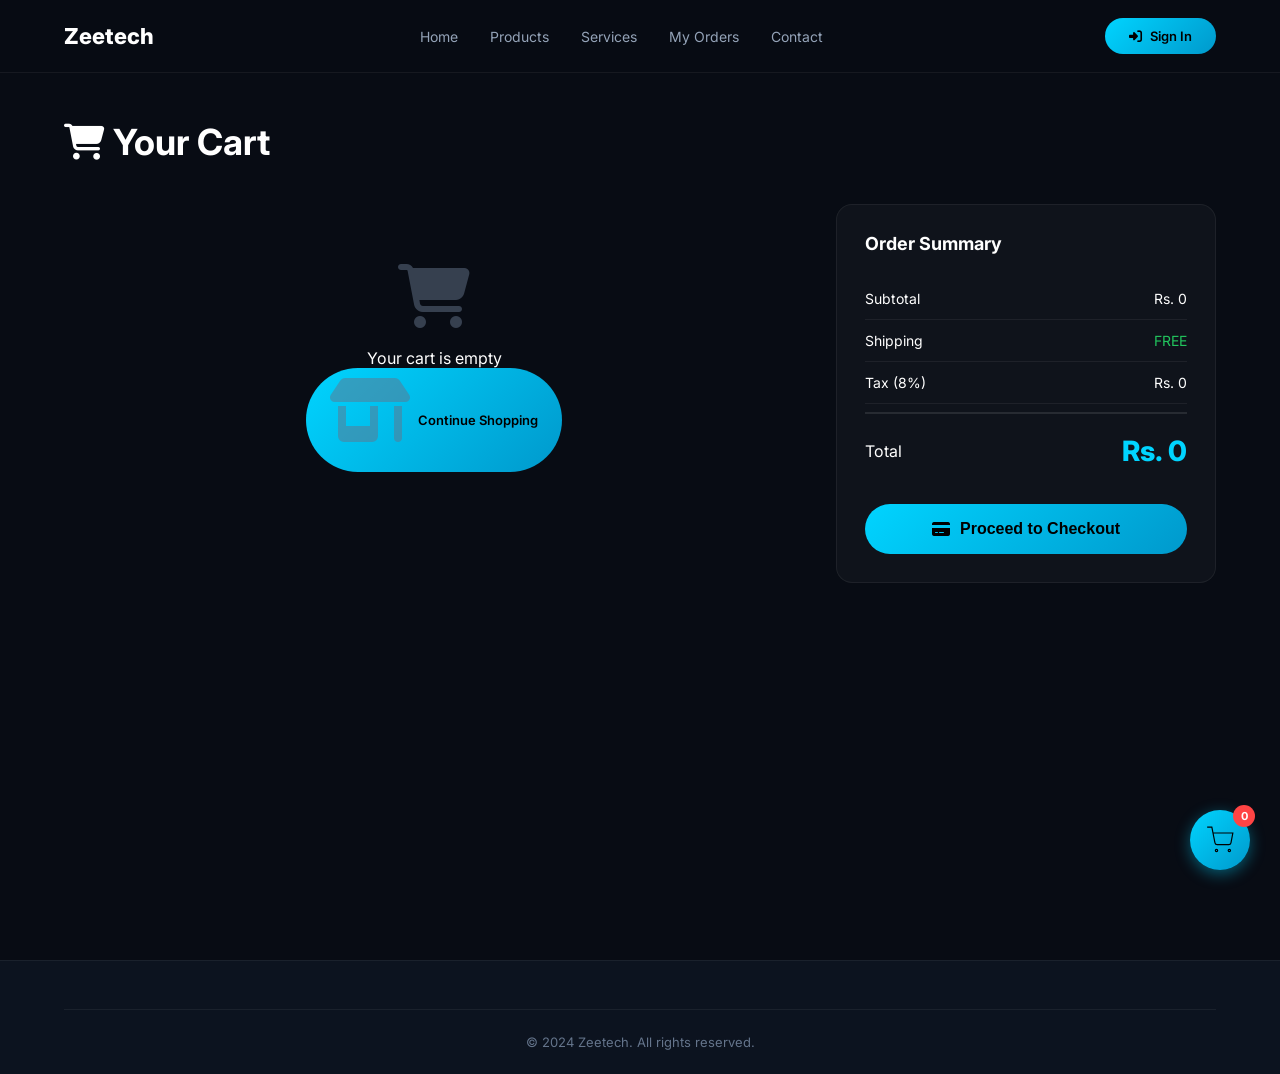
<file: cart.html>
<!DOCTYPE html>
<html lang="en">
<head>
  <meta charset="UTF-8">
  <meta name="viewport" content="width=device-width, initial-scale=1.0">
  <title>Cart - Zeetech</title>
  <link rel="preconnect" href="https://fonts.googleapis.com">
  <link href="https://fonts.googleapis.com/css2?family=Inter:wght@400;500;600;700;800&display=swap" rel="stylesheet">
  <link rel="stylesheet" href="https://cdnjs.cloudflare.com/ajax/libs/font-awesome/6.5.1/css/all.min.css">
  <style>
    * { margin: 0; padding: 0; box-sizing: border-box; }
    :root {
      --bg-primary: #080c14;
      --accent-cyan: #00d4ff;
      --text-primary: #ffffff;
      --text-secondary: #94a3b8;
      --text-muted: #64748b;
      --border-subtle: rgba(255,255,255,0.06);
      --border-medium: rgba(255,255,255,0.1);
      --danger: #ef4444;
      --success: #22c55e;
      --radius-md: 12px;
      --radius-lg: 16px;
      --radius-xl: 20px;
      --radius-full: 9999px;
    }
    body { font-family: 'Inter', sans-serif; background: var(--bg-primary); color: var(--text-primary); overflow-x: hidden; }
    .container { max-width: 1200px; margin: 0 auto; padding: 0 24px; }

    /* ===== NAVBAR ===== */
    .navbar { position: fixed; top: 0; left: 0; right: 0; background: rgba(8,12,20,0.95); backdrop-filter: blur(20px); border-bottom: 1px solid var(--border-subtle); z-index: 1000; }
    .navbar-inner { display: flex; align-items: center; justify-content: space-between; height: 72px; }
    .nav-logo { font-size: 22px; font-weight: 800; color: var(--text-primary); text-decoration: none; }
    .nav-links { display: flex; gap: 32px; list-style: none; }
    .nav-links a { font-size: 14px; color: var(--text-secondary); text-decoration: none; transition: color 0.2s; }
    .nav-links a:hover { color: var(--text-primary); }
    .menu-toggle { display: none; background: transparent; border: none; cursor: pointer; padding: 10px; z-index: 1001; }
    .menu-toggle span { display: block; width: 25px; height: 2px; background: var(--text-primary); margin: 5px 0; transition: 0.3s; }
    .menu-toggle.active span:nth-child(1) { transform: rotate(45deg) translate(5px,5px); }
    .menu-toggle.active span:nth-child(2) { opacity: 0; }
    .menu-toggle.active span:nth-child(3) { transform: rotate(-45deg) translate(7px,-6px); }
    .mobile-nav { position: fixed; top: 72px; left: -100%; width: 80%; max-width: 300px; height: calc(100vh - 72px); background: rgba(8,12,20,0.98); backdrop-filter: blur(20px); border-right: 1px solid var(--border-subtle); transition: left 0.3s ease; z-index: 999; padding: 30px 20px; display: flex; flex-direction: column; }
    .mobile-nav.active { left: 0; }
    .mobile-nav ul { list-style: none; flex: 1; }
    .mobile-nav li { margin-bottom: 20px; }
    .mobile-nav a { color: var(--text-secondary); text-decoration: none; font-size: 16px; font-weight: 500; display: block; padding: 8px 0; transition: color 0.2s; }
    .mobile-nav a:hover { color: var(--accent-cyan); }
    .mobile-user-info { padding: 20px 0; margin-bottom: 20px; border-bottom: 1px solid var(--border-subtle); text-align: center; }
    .mobile-user-avatar { width: 60px; height: 60px; background: linear-gradient(135deg, #00d4ff, #0099cc); border-radius: 50%; display: flex; align-items: center; justify-content: center; margin: 0 auto 10px; }
    .mobile-user-avatar i { font-size: 30px; color: #000; }
    .mobile-user-name { font-size: 16px; font-weight: 600; color: var(--text-primary); }
    .mobile-user-email { font-size: 12px; color: var(--text-muted); margin-top: 4px; }
    .mobile-logout-btn { background: rgba(239,68,68,0.1); border: 1px solid var(--danger); color: var(--danger); padding: 12px 20px; border-radius: 30px; font-size: 14px; font-weight: 600; cursor: pointer; width: 100%; text-align: center; margin-top: 20px; }
    .mobile-login-btn { background: linear-gradient(135deg, #00d4ff, #0099cc); color: #000; padding: 12px 20px; border-radius: 30px; font-size: 14px; font-weight: 600; width: 100%; text-align: center; display: block; text-decoration: none; }
    .mobile-nav-overlay { position: fixed; top: 72px; left: 0; width: 100%; height: calc(100vh - 72px); background: rgba(0,0,0,0.5); z-index: 998; opacity: 0; visibility: hidden; transition: 0.3s; }
    .mobile-nav-overlay.active { opacity: 1; visibility: visible; }
    .desktop-user-actions { display: flex; align-items: center; gap: 16px; }
    .btn { padding: 10px 24px; font-size: 13px; font-weight: 600; border-radius: var(--radius-full); text-decoration: none; cursor: pointer; transition: all 0.2s; border: none; display: inline-flex; align-items: center; gap: 8px; }
    .btn-primary { background: linear-gradient(135deg, #00d4ff, #0099cc); color: #000; }
    .btn-primary:hover { transform: translateY(-2px); box-shadow: 0 6px 20px rgba(0,212,255,0.4); }
    .floating-cart { position: fixed; bottom: 30px; right: 30px; width: 60px; height: 60px; background: linear-gradient(135deg, #00d4ff, #0099cc); border-radius: 50%; display: flex; align-items: center; justify-content: center; z-index: 999; cursor: pointer; box-shadow: 0 4px 15px rgba(0,212,255,0.4); transition: all 0.3s; text-decoration: none; }
    .floating-cart:hover { transform: scale(1.1); box-shadow: 0 6px 25px rgba(0,212,255,0.6); }
    .floating-cart svg { width: 28px; height: 28px; color: #000; }
    .floating-cart .cart-badge { position: absolute; top: -5px; right: -5px; background: #ff4444; color: white; width: 22px; height: 22px; border-radius: 50%; display: flex; align-items: center; justify-content: center; font-size: 11px; font-weight: 700; }

    /* ===== CART PAGE ===== */
    .cart-page { padding: 120px 0 80px; min-height: 100vh; }
    .cart-header { margin-bottom: 40px; }
    .cart-header h1 { font-size: 36px; font-weight: 700; margin-bottom: 8px; }
    .cart-grid { display: grid; grid-template-columns: 1fr 380px; gap: 32px; }
    .cart-items { display: flex; flex-direction: column; gap: 20px; }
    .cart-item { display: grid; grid-template-columns: 120px 1fr auto; gap: 20px; background: rgba(255,255,255,0.03); border: 1px solid var(--border-subtle); border-radius: var(--radius-lg); padding: 20px; transition: all 0.3s; }
    .cart-item:hover { background: rgba(255,255,255,0.06); border-color: var(--border-medium); }
    .cart-item-image { width: 120px; height: 120px; border-radius: var(--radius-md); overflow: hidden; background: #1a1f2e; }
    .cart-item-image img { width: 100%; height: 100%; object-fit: cover; }
    .cart-item-details { display: flex; flex-direction: column; justify-content: space-between; }
    .cart-item-title { font-size: 16px; font-weight: 600; margin-bottom: 6px; }
    .cart-item-price { font-size: 20px; font-weight: 700; color: var(--accent-cyan); }
    .cart-item-bottom { display: flex; justify-content: space-between; align-items: center; margin-top: 10px; }
    .qty-control { display: flex; background: rgba(255,255,255,0.05); border: 1px solid var(--border-subtle); border-radius: var(--radius-full); overflow: hidden; }
    .qty-control button { width: 32px; height: 32px; background: transparent; border: none; color: var(--text-secondary); cursor: pointer; font-size: 16px; }
    .qty-control button:hover { color: var(--text-primary); background: rgba(255,255,255,0.05); }
    .qty-control span { min-width: 32px; text-align: center; font-size: 14px; font-weight: 600; }
    .btn-remove { width: 36px; height: 36px; border-radius: var(--radius-md); background: transparent; border: 1px solid var(--border-subtle); color: var(--text-muted); cursor: pointer; display: flex; align-items: center; justify-content: center; }
    .btn-remove:hover { background: rgba(239,68,68,0.1); border-color: var(--danger); color: var(--danger); }
    .order-summary { background: rgba(255,255,255,0.03); border: 1px solid var(--border-subtle); border-radius: var(--radius-lg); padding: 28px; position: sticky; top: 100px; }
    .order-summary h3 { font-size: 18px; font-weight: 700; margin-bottom: 24px; }
    .summary-row { display: flex; justify-content: space-between; padding: 12px 0; font-size: 14px; border-bottom: 1px solid var(--border-subtle); }
    .summary-total { display: flex; justify-content: space-between; align-items: center; padding: 20px 0; margin-top: 8px; border-top: 2px solid var(--border-medium); }
    .summary-total-value .price { font-size: 28px; font-weight: 800; color: var(--accent-cyan); }
    .btn-checkout { width: 100%; padding: 16px; background: linear-gradient(135deg, #00d4ff, #0099cc); color: #000; border: none; border-radius: var(--radius-full); font-size: 16px; font-weight: 700; cursor: pointer; margin-top: 16px; display: flex; align-items: center; justify-content: center; gap: 10px; }
    .btn-checkout:hover { transform: translateY(-2px); box-shadow: 0 8px 25px rgba(0,212,255,0.4); }
    .empty-cart { text-align: center; padding: 60px 20px; }
    .empty-cart i { font-size: 64px; color: var(--text-muted); margin-bottom: 20px; opacity: 0.5; }

    /* ===== PROFESSIONAL CHECKOUT MODAL ===== */
    .modal-overlay { position: fixed; top: 0; left: 0; width: 100%; height: 100%; background: rgba(0,0,0,0.85); backdrop-filter: blur(10px); z-index: 2000; display: flex; align-items: center; justify-content: center; opacity: 0; visibility: hidden; transition: all 0.3s ease; }
    .modal-overlay.active { opacity: 1; visibility: visible; }
    .checkout-modal { background: linear-gradient(135deg, #0d1520 0%, #0a0f1a 100%); border: 1px solid var(--border-medium); border-radius: 28px; max-width: 900px; width: 90%; max-height: 90vh; overflow-y: auto; transform: scale(0.9); transition: transform 0.3s ease; }
    .modal-overlay.active .checkout-modal { transform: scale(1); }
    .checkout-modal::-webkit-scrollbar { width: 6px; }
    .checkout-modal::-webkit-scrollbar-track { background: var(--border-subtle); border-radius: 10px; }
    .checkout-modal::-webkit-scrollbar-thumb { background: var(--accent-cyan); border-radius: 10px; }
    
    .modal-header { padding: 28px 28px 0 28px; text-align: center; border-bottom: 1px solid var(--border-subtle); padding-bottom: 20px; }
    .modal-header h2 { font-size: 26px; font-weight: 700; }
    .modal-header h2 i { color: var(--accent-cyan); margin-right: 10px; }
    .modal-header p { color: var(--text-secondary); font-size: 14px; margin-top: 5px; }
    
    .checkout-two-column { display: grid; grid-template-columns: 1fr 1fr; gap: 28px; padding: 28px; }
    
    /* Left Column - Address Form */
    .checkout-left { background: rgba(255,255,255,0.02); border-radius: 20px; padding: 24px; }
    .form-section { margin-bottom: 28px; }
    .form-section:last-child { margin-bottom: 0; }
    .form-section h3 { font-size: 18px; font-weight: 600; margin-bottom: 20px; color: var(--accent-cyan); display: flex; align-items: center; gap: 10px; border-left: 3px solid var(--accent-cyan); padding-left: 14px; }
    .form-section h3 i { font-size: 18px; }
    .form-group { margin-bottom: 18px; }
    .form-group label { display: block; font-size: 13px; font-weight: 500; margin-bottom: 8px; color: var(--text-secondary); }
    .form-group label i { margin-right: 6px; color: var(--accent-cyan); }
    .form-group label .required { color: #ff4444; margin-left: 3px; }
    .form-group input, .form-group select { width: 100%; padding: 14px 16px; background: rgba(255,255,255,0.05); border: 1px solid var(--border-subtle); border-radius: 14px; color: var(--text-primary); font-size: 14px; outline: none; transition: all 0.3s; }
    .form-group input:focus, .form-group select:focus { border-color: var(--accent-cyan); box-shadow: 0 0 0 3px rgba(0,212,255,0.1); }
    .form-group input::placeholder { color: var(--text-muted); }
    /* Dropdown options color fix */
    .form-group select option { background: #0d1520; color: var(--text-primary); padding: 10px; }
    .form-group select option:hover { background: var(--accent-cyan); color: #000; }
    .form-row { display: grid; grid-template-columns: 1fr 1fr; gap: 16px; }
    
    /* Saved Addresses */
    .saved-addresses-list { display: flex; flex-direction: column; gap: 12px; margin-bottom: 16px; max-height: 200px; overflow-y: auto; }
    .saved-address-card { background: rgba(255,255,255,0.03); border: 1px solid var(--border-subtle); border-radius: 14px; padding: 14px; cursor: pointer; transition: all 0.2s; display: flex; align-items: flex-start; gap: 12px; }
    .saved-address-card:hover { background: rgba(0,212,255,0.05); border-color: var(--accent-cyan); }
    .saved-address-card.selected { background: rgba(0,212,255,0.1); border-color: var(--accent-cyan); }
    .address-radio { margin-top: 2px; }
    .address-radio input { width: 18px; height: 18px; accent-color: var(--accent-cyan); cursor: pointer; }
    .address-details { flex: 1; }
    .address-name { font-weight: 600; font-size: 14px; margin-bottom: 4px; color: var(--text-primary); }
    .address-text { font-size: 12px; color: var(--text-muted); line-height: 1.5; }
    .btn-add-address { width: 100%; background: transparent; border: 1px dashed var(--border-medium); color: var(--accent-cyan); padding: 12px; border-radius: 14px; cursor: pointer; transition: all 0.2s; display: flex; align-items: center; justify-content: center; gap: 8px; font-size: 13px; }
    .btn-add-address:hover { border-color: var(--accent-cyan); background: rgba(0,212,255,0.05); }
    
    .checkbox-save { display: flex; align-items: center; gap: 10px; margin-top: 15px; cursor: pointer; }
    .checkbox-save input { width: 18px; height: 18px; accent-color: var(--accent-cyan); cursor: pointer; }
    .checkbox-save span { font-size: 13px; color: var(--text-secondary); }
    
    /* Right Column - Order Summary */
    .checkout-right { background: rgba(255,255,255,0.02); border-radius: 20px; padding: 24px; height: fit-content; position: sticky; top: 20px; }
    .order-items-list { max-height: 300px; overflow-y: auto; margin-bottom: 20px; }
    .order-item-row { display: flex; justify-content: space-between; align-items: center; padding: 12px 0; border-bottom: 1px solid var(--border-subtle); }
    .order-item-info { display: flex; align-items: center; gap: 12px; }
    .order-item-img { width: 45px; height: 45px; border-radius: 10px; overflow: hidden; background: #1a1f2e; }
    .order-item-img img { width: 100%; height: 100%; object-fit: cover; }
    .order-item-name { font-size: 13px; font-weight: 500; }
    .order-item-qty { font-size: 11px; color: var(--text-muted); }
    .order-item-price { font-size: 14px; font-weight: 600; color: var(--accent-cyan); }
    
    .order-total-row { display: flex; justify-content: space-between; padding: 12px 0; font-size: 14px; }
    .order-total-row.grand-total { border-top: 2px solid var(--border-medium); margin-top: 10px; padding-top: 18px; font-size: 18px; font-weight: 700; }
    .order-total-row.grand-total .price { color: var(--accent-cyan); font-size: 22px; }
    
    /* Payment Methods */
    .payment-methods-grid { display: flex; flex-direction: column; gap: 12px; }
    .payment-method-card { background: rgba(255,255,255,0.03); border: 1px solid var(--border-subtle); border-radius: 14px; padding: 14px; cursor: pointer; transition: all 0.2s; display: flex; align-items: center; gap: 14px; }
    .payment-method-card:hover { background: rgba(0,212,255,0.05); border-color: var(--accent-cyan); }
    .payment-method-card.selected { background: rgba(0,212,255,0.1); border-color: var(--accent-cyan); }
    .payment-radio { width: 20px; height: 20px; border: 2px solid var(--border-medium); border-radius: 50%; display: flex; align-items: center; justify-content: center; }
    .payment-method-card.selected .payment-radio { border-color: var(--accent-cyan); }
    .payment-method-card.selected .payment-radio::after { content: ''; width: 10px; height: 10px; background: var(--accent-cyan); border-radius: 50%; }
    .payment-icon { width: 40px; height: 40px; background: rgba(0,212,255,0.1); border-radius: 50%; display: flex; align-items: center; justify-content: center; font-size: 20px; color: var(--accent-cyan); }
    .payment-info h4 { font-size: 14px; font-weight: 600; margin-bottom: 2px; }
    .payment-info p { font-size: 11px; color: var(--text-muted); }
    
    .modal-footer { padding: 0 28px 28px 28px; display: flex; gap: 16px; }
    .modal-footer button { flex: 1; justify-content: center; padding: 14px; font-size: 15px; }
    .btn-pay { background: linear-gradient(135deg, #00d4ff, #0099cc); color: #000; }
    .btn-pay:hover { transform: translateY(-2px); box-shadow: 0 8px 25px rgba(0,212,255,0.4); }
    .btn-cancel { background: transparent; border: 1px solid var(--border-medium); color: var(--text-primary); }
    .btn-cancel:hover { background: rgba(255,255,255,0.05); }
    
    /* ===== SUCCESS MODAL - PROFESSIONAL DESIGN ===== */
    .success-modal { max-width: 500px; text-align: center; }
    .success-icon { width: 80px; height: 80px; background: linear-gradient(135deg, #00d4ff, #0099cc); border-radius: 50%; display: flex; align-items: center; justify-content: center; margin: 0 auto 20px; animation: pulse 0.5s ease; }
    .success-icon i { font-size: 45px; color: #000; }
    @keyframes pulse { 0% { transform: scale(0.8); opacity: 0; } 100% { transform: scale(1); opacity: 1; } }
    
    .success-order-details { background: rgba(0,212,255,0.05); border-radius: 20px; padding: 24px; margin: 20px 24px; text-align: left; }
    .success-detail-row { display: flex; justify-content: space-between; padding: 10px 0; border-bottom: 1px solid var(--border-subtle); }
    .success-detail-row:last-child { border-bottom: none; }
    .success-detail-label { color: var(--text-muted); font-size: 13px; }
    .success-detail-value { color: var(--text-primary); font-weight: 600; font-size: 14px; }
    .success-detail-value.highlight { color: var(--accent-cyan); font-size: 20px; }
    
    .success-address-box { background: rgba(255,255,255,0.03); border-radius: 16px; padding: 16px; margin: 20px 24px; text-align: left; border-left: 3px solid var(--accent-cyan); }
    .success-address-box h4 { font-size: 14px; font-weight: 600; margin-bottom: 12px; color: var(--accent-cyan); display: flex; align-items: center; gap: 8px; }
    .success-address-box p { font-size: 13px; color: var(--text-secondary); line-height: 1.6; margin-bottom: 5px; }
    
    .success-delivery-box { background: rgba(34,197,94,0.08); border-radius: 16px; padding: 16px; margin: 0 24px 20px 24px; display: flex; align-items: center; gap: 15px; border: 1px solid rgba(34,197,94,0.2); }
    .success-delivery-box i { font-size: 28px; color: var(--success); }
    .success-delivery-box p { font-size: 13px; color: var(--text-secondary); }
    .success-delivery-box strong { color: var(--success); }
    
    .success-buttons { display: flex; gap: 16px; padding: 0 24px 28px 24px; }
    .success-buttons button { flex: 1; padding: 14px; border-radius: 50px; font-size: 14px; font-weight: 600; cursor: pointer; transition: all 0.2s; }
    .btn-continue { background: linear-gradient(135deg, #00d4ff, #0099cc); color: #000; border: none; }
    .btn-continue:hover { transform: translateY(-2px); box-shadow: 0 8px 25px rgba(0,212,255,0.4); }
    .btn-orders { background: transparent; border: 1px solid var(--border-medium); color: var(--text-primary); }
    .btn-orders:hover { background: rgba(255,255,255,0.05); border-color: var(--accent-cyan); }
    
    .footer { background: rgba(13,19,32,0.95); border-top: 1px solid var(--border-subtle); padding: 48px 0 24px; margin-top: 60px; }
    .footer-bottom { text-align: center; color: var(--text-muted); font-size: 13px; padding-top: 24px; border-top: 1px solid var(--border-subtle); }

    @keyframes slideIn { from { transform: translateX(100px); opacity: 0; } to { transform: translateX(0); opacity: 1; } }
    @media (max-width: 968px) { .cart-grid { grid-template-columns: 1fr; } .nav-links { display: none; } .menu-toggle { display: block; } .desktop-user-actions { display: none !important; } .checkout-two-column { grid-template-columns: 1fr; gap: 20px; padding: 20px; } .form-row { grid-template-columns: 1fr; } }
    @media (max-width: 640px) { .cart-item { grid-template-columns: 1fr; text-align: center; } .cart-item-image { width: 100%; height: 160px; margin: 0 auto; } .cart-item-bottom { flex-direction: column; gap: 12px; } .floating-cart { width: 50px; height: 50px; bottom: 20px; right: 20px; } .floating-cart svg { width: 24px; height: 24px; } .modal-footer { flex-direction: column; } .success-buttons { flex-direction: column; } }
  </style>
</head>
<body>

  <!-- NAVBAR -->
  <nav class="navbar">
    <div class="container navbar-inner">
      <a href="index.html" class="nav-logo">Zeetech</a>
      <ul class="nav-links">
        <li><a href="index.html">Home</a></li>
        <li><a href="products.html">Products</a></li>
        <li><a href="services.html">Services</a></li>
        <li><a href="orders.html">My Orders</a></li>
        <li><a href="index.html#contact">Contact</a></li>
      </ul>
      <div class="desktop-user-actions">
        <span id="userNameDisplay" style="color: #00d4ff; font-weight: 500;"></span>
        <a href="login.html" class="btn btn-primary" id="authBtn"><i class="fas fa-sign-in-alt"></i> Sign In</a>
      </div>
      <button class="menu-toggle" id="menuToggle">
        <span></span><span></span><span></span>
      </button>
    </div>
  </nav>

  <!-- Mobile Navigation -->
  <div class="mobile-nav" id="mobileNav">
    <div id="mobileUserSection"></div>
    <ul><li><a href="index.html">Home</a></li><li><a href="products.html">Products</a></li><li><a href="services.html">Services</a></li><li><a href="orders.html">My Orders</a></li><li><a href="index.html#contact">Contact</a></li></ul>
  </div>
  <div class="mobile-nav-overlay" id="mobileNavOverlay"></div>

  <!-- Floating Cart -->
  <a href="cart.html" class="floating-cart" id="floatingCart">
    <svg width="28" height="28" viewBox="0 0 24 24" fill="none" stroke="currentColor">
      <circle cx="9" cy="21" r="1"/><circle cx="20" cy="21" r="1"/>
      <path d="M1 1h4l2.68 13.39a2 2 0 0 0 2 1.61h9.72a2 2 0 0 0 2-1.61L23 6H6"/>
    </svg>
    <span class="cart-badge" id="floatingCartBadge">0</span>
  </a>

  <!-- CART PAGE -->
  <section class="cart-page">
    <div class="container">
      <div class="cart-header"><h1><i class="fas fa-shopping-cart"></i> Your Cart</h1></div>
      <div class="cart-grid">
        <div class="cart-items" id="cartContainer"></div>
        <div class="order-summary">
          <h3>Order Summary</h3>
          <div class="summary-row"><span>Subtotal</span><span id="subtotal">Rs. 0</span></div>
          <div class="summary-row"><span>Shipping</span><span style="color:var(--success)">FREE</span></div>
          <div class="summary-row"><span>Tax (8%)</span><span id="tax">Rs. 0</span></div>
          <div class="summary-total"><span>Total</span><div class="summary-total-value"><div class="price" id="total">Rs. 0</div></div></div>
          <button class="btn-checkout" id="checkoutBtn"><i class="fas fa-credit-card"></i> Proceed to Checkout</button>
        </div>
      </div>
    </div>
  </section>

  <!-- PROFESSIONAL CHECKOUT MODAL -->
  <div class="modal-overlay" id="checkoutModal">
    <div class="checkout-modal">
      <div class="modal-header">
        <h2><i class="fas fa-clipboard-list"></i> Complete Your Order</h2>
        <p>Please fill in your delivery details and choose payment method</p>
      </div>
      
      <div class="checkout-two-column">
        <!-- LEFT COLUMN - Delivery Address -->
        <div class="checkout-left">
          <div class="form-section" id="savedAddressesSection" style="display:none;">
            <h3><i class="fas fa-history"></i> Saved Addresses</h3>
            <div class="saved-addresses-list" id="savedAddressesList"></div>
            <button class="btn-add-address" id="addNewAddressBtn"><i class="fas fa-plus"></i> Add New Address</button>
          </div>
          
          <div class="form-section" id="addressForm">
            <h3><i class="fas fa-map-marker-alt"></i> Delivery Address</h3>
            <div class="form-row">
              <div class="form-group"><label><i class="fas fa-user"></i> Full Name <span class="required">*</span></label><input type="text" id="fullName" placeholder="Enter your full name"></div>
              <div class="form-group"><label><i class="fas fa-phone"></i> Phone Number <span class="required">*</span></label><input type="tel" id="phoneNumber" placeholder="03XX-XXXXXXX"></div>
            </div>
            <div class="form-group"><label><i class="fas fa-envelope"></i> Email Address <span class="required">*</span></label><input type="email" id="emailAddress" placeholder="your@email.com"></div>
            <div class="form-group"><label><i class="fas fa-location-dot"></i> Street Address <span class="required">*</span></label><input type="text" id="streetAddress" placeholder="House #, Street, Area"></div>
            <div class="form-row">
              <div class="form-group"><label><i class="fas fa-city"></i> City <span class="required">*</span></label><input type="text" id="city" placeholder="City"></div>
              <div class="form-group"><label><i class="fas fa-mailbox"></i> Postal Code</label><input type="text" id="postalCode" placeholder="Postal code"></div>
            </div>
            <div class="form-row">
              <div class="form-group"><label><i class="fas fa-map"></i> Province <span class="required">*</span></label>
                <select id="province">
                  <option value="">Select Province</option>
                  <option value="Sindh">Sindh</option>
                  <option value="Punjab">Punjab</option>
                  <option value="Khyber Pakhtunkhwa">Khyber Pakhtunkhwa</option>
                  <option value="Balochistan">Balochistan</option>
                  <option value="Islamabad">Islamabad</option>
                </select>
              </div>
              <div class="form-group"><label><i class="fas fa-globe"></i> Country</label><input type="text" id="country" value="Pakistan" readonly style="background:rgba(255,255,255,0.02); cursor:not-allowed;"></div>
            </div>
            <label class="checkbox-save"><input type="checkbox" id="saveAddressCheckbox"> <span><i class="fas fa-save"></i> Save this address for future orders</span></label>
          </div>
        </div>
        
        <!-- RIGHT COLUMN - Order Summary & Payment -->
        <div class="checkout-right">
          <div class="form-section">
            <h3><i class="fas fa-shopping-bag"></i> Your Order</h3>
            <div class="order-items-list" id="orderItemsPreview"></div>
            <div class="order-total-row"><span>Subtotal</span><span id="checkoutSubtotal">Rs. 0</span></div>
            <div class="order-total-row"><span>Shipping</span><span>FREE</span></div>
            <div class="order-total-row"><span>Tax (8%)</span><span id="checkoutTax">Rs. 0</span></div>
            <div class="order-total-row grand-total"><span>Total Amount</span><span class="price" id="checkoutTotal">Rs. 0</span></div>
          </div>
          
          <div class="form-section">
            <h3><i class="fas fa-credit-card"></i> Payment Method</h3>
            <div class="payment-methods-grid" id="paymentMethodsGrid">
              <div class="payment-method-card" data-method="cod"><div class="payment-radio"></div><div class="payment-icon"><i class="fas fa-money-bill-wave"></i></div><div class="payment-info"><h4>Cash on Delivery</h4><p>Pay when you receive your order</p></div></div>
              <div class="payment-method-card" data-method="easypaisa"><div class="payment-radio"></div><div class="payment-icon"><i class="fas fa-mobile-alt"></i></div><div class="payment-info"><h4>EasyPaisa / JazzCash</h4><p>Pay via mobile wallet</p></div></div>
              <div class="payment-method-card" data-method="bank"><div class="payment-radio"></div><div class="payment-icon"><i class="fas fa-university"></i></div><div class="payment-info"><h4>Bank Transfer</h4><p>Direct bank transfer</p></div></div>
              <div class="payment-method-card" data-method="card"><div class="payment-radio"></div><div class="payment-icon"><i class="fas fa-credit-card"></i></div><div class="payment-info"><h4>Credit / Debit Card</h4><p>Visa, Mastercard, UnionPay</p></div></div>
            </div>
          </div>
        </div>
      </div>
      
      <div class="modal-footer">
        <button class="btn btn-cancel" id="closeCheckoutBtn">Cancel</button>
        <button class="btn btn-pay" id="placeOrderBtn"><i class="fas fa-check-circle"></i> Place Order</button>
      </div>
    </div>
  </div>

  <!-- PROFESSIONAL SUCCESS MODAL -->
  <div class="modal-overlay" id="successModal">
    <div class="checkout-modal success-modal">
      <div class="modal-header">
        <div class="success-icon"><i class="fas fa-check"></i></div>
        <h2>Order Placed Successfully! 🎉</h2>
        <p>Thank you for shopping with Zeetech</p>
      </div>
      
      <div id="successOrderDetails"></div>
      
      <div class="success-buttons">
        <button class="btn-continue" id="continueShoppingBtn"><i class="fas fa-shopping-cart"></i> Continue Shopping</button>
        <button class="btn-orders" id="viewOrdersBtn"><i class="fas fa-box"></i> My Orders</button>
      </div>
    </div>
  </div>

  <footer class="footer"><div class="container"><div class="footer-bottom">&copy; 2024 Zeetech. All rights reserved.</div></div></footer>

  <script>
    // ===== MOBILE MENU =====
    const menuToggle = document.getElementById('menuToggle');
    const mobileNav = document.getElementById('mobileNav');
    const mobileNavOverlay = document.getElementById('mobileNavOverlay');
    function toggleMobileMenu() { menuToggle.classList.toggle('active'); mobileNav.classList.toggle('active'); mobileNavOverlay.classList.toggle('active'); document.body.style.overflow = mobileNav.classList.contains('active') ? 'hidden' : ''; }
    function closeMobileMenu() { menuToggle.classList.remove('active'); mobileNav.classList.remove('active'); mobileNavOverlay.classList.remove('active'); document.body.style.overflow = ''; }
    menuToggle.addEventListener('click', toggleMobileMenu);
    mobileNavOverlay.addEventListener('click', closeMobileMenu);
    document.querySelectorAll('.mobile-nav a').forEach(link => { link.addEventListener('click', closeMobileMenu); });

    // ===== USER PROFILE =====
    function updateMobileUserSection() {
      const loggedInUser = JSON.parse(localStorage.getItem('zeetech_logged_in'));
      const section = document.getElementById('mobileUserSection');
      if (loggedInUser && loggedInUser.isLoggedIn) {
        section.innerHTML = `<div class="mobile-user-info"><div class="mobile-user-avatar"><i class="fas fa-user-circle"></i></div><div class="mobile-user-name">${loggedInUser.name}</div><div class="mobile-user-email">${loggedInUser.email}</div><button class="mobile-logout-btn" id="mobileLogoutBtn"><i class="fas fa-sign-out-alt"></i> Logout</button></div>`;
        document.getElementById('mobileLogoutBtn')?.addEventListener('click', function() { localStorage.removeItem('zeetech_logged_in'); showToast('Logged out!'); setTimeout(() => window.location.reload(), 1000); });
      } else {
        section.innerHTML = `<div class="mobile-user-info"><div class="mobile-user-avatar"><i class="fas fa-user-circle"></i></div><div class="mobile-user-name">Guest User</div><div class="mobile-user-email">Please sign in to continue</div><a href="login.html" class="mobile-login-btn"><i class="fas fa-sign-in-alt"></i> Sign In</a></div>`;
      }
    }
    function updateDesktopUserProfile() {
      const loggedInUser = JSON.parse(localStorage.getItem('zeetech_logged_in'));
      const userNameSpan = document.getElementById('userNameDisplay');
      const authBtn = document.getElementById('authBtn');
      if (loggedInUser && loggedInUser.isLoggedIn) {
        userNameSpan.innerHTML = `<i class="fas fa-user-circle"></i> ${loggedInUser.name}`;
        authBtn.innerHTML = '<i class="fas fa-sign-out-alt"></i> Logout';
        authBtn.onclick = function() { localStorage.removeItem('zeetech_logged_in'); showToast('Logged out!'); setTimeout(() => window.location.reload(), 1000); };
      } else {
        userNameSpan.innerHTML = ''; authBtn.innerHTML = '<i class="fas fa-sign-in-alt"></i> Sign In'; authBtn.href = 'login.html';
      }
    }

    // ===== CART =====
    let cart = JSON.parse(localStorage.getItem('zeetech_cart')) || [];
    function saveCart() { localStorage.setItem('zeetech_cart', JSON.stringify(cart)); updateCartBadge(); }
    function updateCartBadge() { const total = cart.reduce((s,i)=>s+i.qty,0); const fb = document.getElementById('floatingCartBadge'); if(fb) fb.textContent = total; }
    function updateTotals() { let sub = cart.reduce((s,i)=>s+(i.price*i.qty),0); let tax = sub * 0.08; let total = sub + tax; document.getElementById('subtotal').innerHTML = `Rs. ${sub.toLocaleString()}`; document.getElementById('tax').innerHTML = `Rs. ${tax.toLocaleString()}`; document.getElementById('total').innerHTML = `Rs. ${total.toLocaleString()}`; }
    function renderCart() {
      const container = document.getElementById('cartContainer');
      if(!container) return;
      if(cart.length===0) { container.innerHTML = `<div class="empty-cart"><i class="fas fa-shopping-cart"></i><p>Your cart is empty</p><a href="products.html" class="btn btn-primary"><i class="fas fa-shop"></i> Continue Shopping</a></div>`; updateTotals(); return; }
      container.innerHTML = cart.map((item,idx)=>`<div class="cart-item"><div class="cart-item-image"><img src="${item.image || 'https://images.unsplash.com/photo-1571175443880-49e1d58b2c63?w=200&h=200&fit=crop'}"></div><div class="cart-item-details"><div><h3 class="cart-item-title">${item.name}</h3><div class="cart-item-price">Rs. ${(item.price*item.qty).toLocaleString()}</div></div><div class="cart-item-bottom"><div class="qty-control"><button onclick="updateQty(${idx},-1)">−</button><span>${item.qty}</span><button onclick="updateQty(${idx},1)">+</button></div><button class="btn-remove" onclick="removeItem(${idx})"><i class="fas fa-trash"></i></button></div></div></div>`).join('');
      updateTotals();
    }
    function updateQty(idx,delta) { let q=cart[idx].qty+delta; if(q<1) q=1; cart[idx].qty=q; saveCart(); renderCart(); }
    function removeItem(idx) { cart.splice(idx,1); saveCart(); renderCart(); showToast('Item removed'); }
    function showToast(msg) { const t=document.createElement('div'); t.innerHTML=`<i class="fas fa-check-circle"></i> ${msg}`; t.style.cssText=`position:fixed; bottom:24px; right:24px; background:linear-gradient(135deg,#00d4ff,#0099cc); color:#000; padding:14px 24px; border-radius:12px; font-weight:600; z-index:10000; animation:slideIn 0.3s ease;`; document.body.appendChild(t); setTimeout(()=>t.remove(),2500); }

    // ===== CHECKOUT SYSTEM =====
    let selectedPaymentMethod = 'cod';
    let savedAddresses = JSON.parse(localStorage.getItem('zeetech_saved_addresses')) || [];
    let currentAddressId = null;

    function renderSavedAddresses() {
      const container = document.getElementById('savedAddressesList');
      const section = document.getElementById('savedAddressesSection');
      if(savedAddresses.length === 0) { section.style.display = 'none'; return; }
      section.style.display = 'block';
      container.innerHTML = savedAddresses.map(addr => `
        <div class="saved-address-card ${currentAddressId === addr.id ? 'selected' : ''}" data-id="${addr.id}">
          <div class="address-radio"><input type="radio" name="savedAddress" ${currentAddressId === addr.id ? 'checked' : ''}></div>
          <div class="address-details"><div class="address-name">${escapeHtml(addr.fullName)}</div><div class="address-text">${escapeHtml(addr.streetAddress)}, ${escapeHtml(addr.city)}, ${escapeHtml(addr.province)}</div><div class="address-text">📞 ${escapeHtml(addr.phoneNumber)} | ✉️ ${escapeHtml(addr.email)}</div></div>
        </div>
      `).join('');
      document.querySelectorAll('.saved-address-card').forEach(el => {
        el.addEventListener('click', () => { selectSavedAddress(parseInt(el.dataset.id)); });
      });
    }

    function escapeHtml(str) { if(!str) return ''; return str.replace(/[&<>]/g, function(m) { if(m === '&') return '&amp;'; if(m === '<') return '&lt;'; if(m === '>') return '&gt;'; return m; }); }

    function selectSavedAddress(id) {
      currentAddressId = id;
      const addr = savedAddresses.find(a => a.id === id);
      if(addr) {
        document.getElementById('fullName').value = addr.fullName;
        document.getElementById('phoneNumber').value = addr.phoneNumber;
        document.getElementById('emailAddress').value = addr.email;
        document.getElementById('streetAddress').value = addr.streetAddress;
        document.getElementById('city').value = addr.city;
        document.getElementById('postalCode').value = addr.postalCode || '';
        document.getElementById('province').value = addr.province;
      }
      renderSavedAddresses();
    }

    function saveCurrentAddress() {
      const fullName = document.getElementById('fullName').value.trim();
      const phoneNumber = document.getElementById('phoneNumber').value.trim();
      const email = document.getElementById('emailAddress').value.trim();
      const streetAddress = document.getElementById('streetAddress').value.trim();
      const city = document.getElementById('city').value.trim();
      const postalCode = document.getElementById('postalCode').value.trim();
      const province = document.getElementById('province').value;
      if(!fullName || !phoneNumber || !email || !streetAddress || !city || !province) { showToast('Please fill all required fields','error'); return null; }
      if(!email.includes('@')) { showToast('Please enter valid email','error'); return null; }
      if(phoneNumber.length < 10) { showToast('Please enter valid phone number','error'); return null; }
      return { id: Date.now(), fullName, phoneNumber, email, streetAddress, city, postalCode, province, country: 'Pakistan' };
    }

    function openCheckoutModal() {
      if(cart.length === 0) { showToast('Cart is empty','error'); return; }
      const loggedInUser = JSON.parse(localStorage.getItem('zeetech_logged_in'));
      if(!loggedInUser || !loggedInUser.isLoggedIn) { showToast('Please login first','error'); setTimeout(()=>window.location.href='login.html',1500); return; }
      
      savedAddresses = JSON.parse(localStorage.getItem('zeetech_saved_addresses')) || [];
      renderSavedAddresses();
      currentAddressId = null;
      
      document.getElementById('fullName').value = loggedInUser.name || '';
      document.getElementById('emailAddress').value = loggedInUser.email || '';
      document.getElementById('phoneNumber').value = '';
      document.getElementById('streetAddress').value = '';
      document.getElementById('city').value = '';
      document.getElementById('postalCode').value = '';
      document.getElementById('province').value = '';
      document.getElementById('saveAddressCheckbox').checked = false;
      
      const subtotal = cart.reduce((s,i)=>s+(i.price*i.qty),0);
      const tax = subtotal * 0.08;
      const total = subtotal + tax;
      document.getElementById('checkoutSubtotal').innerHTML = `Rs. ${subtotal.toLocaleString()}`;
      document.getElementById('checkoutTax').innerHTML = `Rs. ${tax.toLocaleString()}`;
      document.getElementById('checkoutTotal').innerHTML = `Rs. ${total.toLocaleString()}`;
      document.getElementById('orderItemsPreview').innerHTML = cart.map(i => `
        <div class="order-item-row">
          <div class="order-item-info">
            <div class="order-item-img"><img src="${i.image || 'https://images.unsplash.com/photo-1571175443880-49e1d58b2c63?w=100&h=100&fit=crop'}"></div>
            <div><div class="order-item-name">${i.name}</div><div class="order-item-qty">Quantity: ${i.qty}</div></div>
          </div>
          <div class="order-item-price">Rs. ${(i.price*i.qty).toLocaleString()}</div>
        </div>
      `).join('');
      
      selectedPaymentMethod = 'cod';
      document.querySelectorAll('.payment-method-card').forEach(el => { el.classList.remove('selected'); if(el.dataset.method === 'cod') el.classList.add('selected'); });
      
      document.getElementById('checkoutModal').classList.add('active');
    }

    function placeOrder() {
      const address = saveCurrentAddress();
      if(!address) return;
      if(document.getElementById('saveAddressCheckbox').checked) {
        savedAddresses = savedAddresses.filter(a => a.id !== address.id);
        savedAddresses.push(address);
        localStorage.setItem('zeetech_saved_addresses', JSON.stringify(savedAddresses));
      }
      
      const subtotal = cart.reduce((s,i)=>s+(i.price*i.qty),0);
      const tax = subtotal * 0.08;
      const total = subtotal + tax;
      const paymentMethodNames = { cod:'Cash on Delivery', easypaisa:'EasyPaisa / JazzCash', bank:'Bank Transfer', card:'Credit/Debit Card' };
      
      const orderData = {
        orderId: 'ZET-' + Date.now().toString().slice(-8),
        date: new Date().toLocaleString(),
        paymentMethod: paymentMethodNames[selectedPaymentMethod],
        items: cart.map(i => ({ id:i.id, name:i.name, qty:i.qty, price:i.price, image:i.image })),
        subtotal: subtotal,
        tax: tax,
        total: total,
        status: 'Processing',
        address: address
      };
      
      const orders = JSON.parse(localStorage.getItem('zeetech_orders')) || [];
      orders.unshift(orderData);
      localStorage.setItem('zeetech_orders', JSON.stringify(orders));
      
      cart = [];
      saveCart();
      renderCart();
      
      document.getElementById('checkoutModal').classList.remove('active');
      
      // Professional success modal content
      document.getElementById('successOrderDetails').innerHTML = `
        <div class="success-order-details">
          <div class="success-detail-row"><span class="success-detail-label">Order ID</span><span class="success-detail-value highlight">${orderData.orderId}</span></div>
          <div class="success-detail-row"><span class="success-detail-label">Payment Method</span><span class="success-detail-value">${orderData.paymentMethod}</span></div>
          <div class="success-detail-row"><span class="success-detail-label">Total Amount</span><span class="success-detail-value highlight" style="font-size:20px;">Rs. ${orderData.total.toLocaleString()}</span></div>
        </div>
        <div class="success-address-box">
          <h4><i class="fas fa-map-marker-alt"></i> Delivery Address</h4>
          <p><strong>${address.fullName}</strong></p>
          <p>${address.streetAddress}, ${address.city}, ${address.province}</p>
          <p>📞 ${address.phoneNumber} &nbsp; | &nbsp; ✉️ ${address.email}</p>
        </div>
        <div class="success-delivery-box">
          <i class="fas fa-truck"></i>
          <div><strong>Free Delivery</strong><br>Your order will be delivered within <strong>3-5 business days</strong></div>
        </div>
      `;
      document.getElementById('successModal').classList.add('active');
    }

    // Payment method selection
    document.querySelectorAll('.payment-method-card').forEach(el => {
      el.addEventListener('click', () => {
        document.querySelectorAll('.payment-method-card').forEach(e => e.classList.remove('selected'));
        el.classList.add('selected');
        selectedPaymentMethod = el.dataset.method;
      });
    });

    document.getElementById('checkoutBtn')?.addEventListener('click', openCheckoutModal);
    document.getElementById('closeCheckoutBtn')?.addEventListener('click', () => document.getElementById('checkoutModal').classList.remove('active'));
    document.getElementById('placeOrderBtn')?.addEventListener('click', placeOrder);
    document.getElementById('continueShoppingBtn')?.addEventListener('click', () => { document.getElementById('successModal').classList.remove('active'); window.location.href = 'index.html'; });
    document.getElementById('viewOrdersBtn')?.addEventListener('click', () => { document.getElementById('successModal').classList.remove('active'); window.location.href = 'orders.html'; });
    document.getElementById('addNewAddressBtn')?.addEventListener('click', () => { currentAddressId = null; document.getElementById('fullName').value = ''; document.getElementById('phoneNumber').value = ''; document.getElementById('emailAddress').value = ''; document.getElementById('streetAddress').value = ''; document.getElementById('city').value = ''; document.getElementById('postalCode').value = ''; document.getElementById('province').value = ''; renderSavedAddresses(); });

    document.getElementById('checkoutModal')?.addEventListener('click', (e) => { if(e.target === document.getElementById('checkoutModal')) document.getElementById('checkoutModal').classList.remove('active'); });
    document.getElementById('successModal')?.addEventListener('click', (e) => { if(e.target === document.getElementById('successModal')) document.getElementById('successModal').classList.remove('active'); });

    renderCart();
    updateCartBadge();
    updateDesktopUserProfile();
    updateMobileUserSection();
  </script>
</body>
</html>
</file>
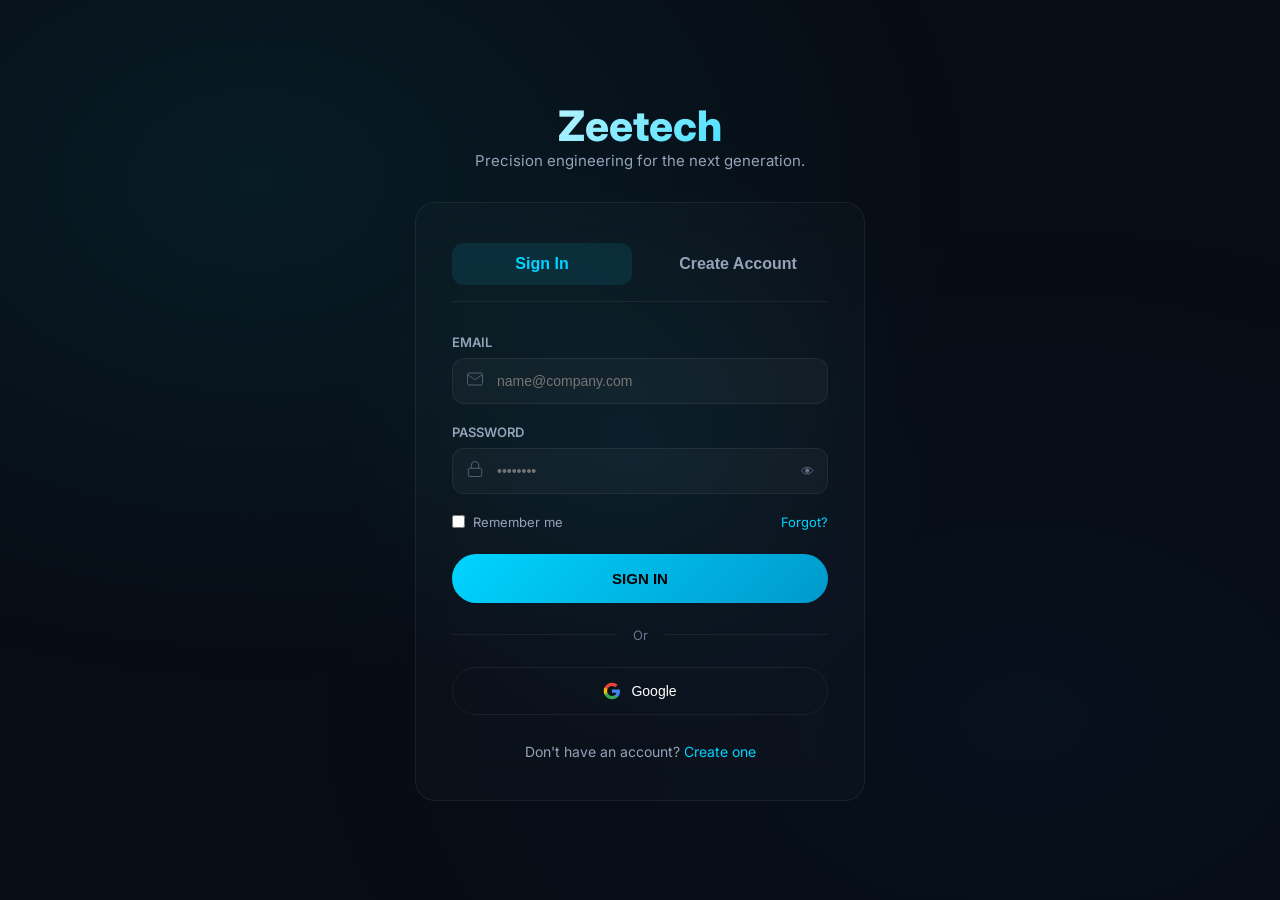
<file: login.html>
<!DOCTYPE html>
<html lang="en">
<head>
  <meta charset="UTF-8">
  <meta name="viewport" content="width=device-width, initial-scale=1.0">
  <title>Sign In / Sign Up - Zeetech</title>
  <link rel="preconnect" href="https://fonts.googleapis.com">
  <link href="https://fonts.googleapis.com/css2?family=Inter:wght@400;500;600;700;800&display=swap" rel="stylesheet">
  <style>
    * { margin: 0; padding: 0; box-sizing: border-box; }
    :root {
      --bg-primary: #080c14;
      --accent-cyan: #00d4ff;
      --text-primary: #fff;
      --text-secondary: #94a3b8;
      --text-muted: #64748b;
      --border-subtle: rgba(255,255,255,0.06);
      --border-medium: rgba(255,255,255,0.1);
      --danger: #ef4444;
      --success: #22c55e;
      --radius-md: 12px;
      --radius-lg: 16px;
      --radius-xl: 20px;
      --radius-full: 9999px;
    }
    body { font-family: 'Inter', sans-serif; background: var(--bg-primary); color: var(--text-primary); min-height: 100vh; display: flex; align-items: center; justify-content: center; position: relative; overflow-x: hidden; }
    .bg { position: fixed; inset: 0; background: radial-gradient(ellipse at 20% 20%, rgba(0,212,255,0.08) 0%, transparent 50%), radial-gradient(ellipse at 80% 80%, rgba(0,100,200,0.05) 0%, transparent 50%); z-index: 0; }
    .glow { position: fixed; width: 600px; height: 600px; border-radius: 50%; background: radial-gradient(circle, rgba(0,212,255,0.05) 0%, transparent 70%); top: 50%; left: 50%; transform: translate(-50%, -50%); pointer-events: none; z-index: 0; }
    .container { position: relative; z-index: 1; width: 100%; max-width: 450px; margin: 40px 20px; }
    .brand { text-align: center; margin-bottom: 32px; }
    .brand a { text-decoration: none; }
    .brand h1 { font-size: 42px; font-weight: 800; background: linear-gradient(135deg, #fff, var(--accent-cyan)); -webkit-background-clip: text; -webkit-text-fill-color: transparent; }
    .brand p { color: var(--text-secondary); font-size: 15px; }
    .card { background: rgba(255,255,255,0.02); border: 1px solid var(--border-subtle); border-radius: var(--radius-xl); padding: 40px 36px; backdrop-filter: blur(20px); }
    .mode-toggle { display: flex; gap: 16px; margin-bottom: 32px; border-bottom: 1px solid var(--border-subtle); padding-bottom: 16px; }
    .mode-btn { flex: 1; background: none; border: none; padding: 12px; font-size: 16px; font-weight: 600; color: var(--text-secondary); cursor: pointer; border-radius: var(--radius-md); transition: all 0.3s; }
    .mode-btn.active { background: rgba(0,212,255,0.1); color: var(--accent-cyan); }
    .form-group { margin-bottom: 20px; }
    .form-group label { display: block; font-size: 13px; font-weight: 600; color: var(--text-secondary); margin-bottom: 8px; text-transform: uppercase; }
    .input-wrap { position: relative; }
    .input-icon { position: absolute; left: 14px; top: 50%; transform: translateY(-50%); color: var(--text-muted); }
    .input-wrap input { width: 100%; padding: 14px 44px; background: rgba(255,255,255,0.03); border: 1px solid var(--border-subtle); border-radius: var(--radius-md); color: var(--text-primary); font-size: 14px; outline: none; }
    .input-wrap input:focus { border-color: var(--accent-cyan); }
    .toggle-password { position: absolute; right: 14px; top: 50%; transform: translateY(-50%); background: none; border: none; color: var(--text-muted); cursor: pointer; }
    .form-row { display: flex; justify-content: space-between; align-items: center; margin-bottom: 24px; font-size: 13px; }
    .checkbox { display: flex; align-items: center; gap: 8px; color: var(--text-secondary); cursor: pointer; }
    .checkbox input { accent-color: var(--accent-cyan); cursor: pointer; }
    .forgot-link { color: var(--accent-cyan); text-decoration: none; cursor: pointer; }
    .btn-submit { width: 100%; padding: 16px; background: linear-gradient(135deg, #00d4ff, #0099cc); color: #000; border: none; border-radius: var(--radius-full); font-size: 15px; font-weight: 700; cursor: pointer; margin-bottom: 24px; }
    .divider { display: flex; align-items: center; gap: 16px; margin-bottom: 24px; color: var(--text-muted); font-size: 13px; }
    .divider::before, .divider::after { content: ''; flex: 1; height: 1px; background: var(--border-subtle); }
    .btn-google { width: 100%; padding: 14px; background: transparent; border: 1px solid var(--border-subtle); border-radius: var(--radius-full); color: var(--text-primary); font-size: 14px; font-weight: 500; display: flex; align-items: center; justify-content: center; gap: 10px; cursor: pointer; }
    .btn-google:hover { background: rgba(255,255,255,0.03); }
    .switch-text { text-align: center; margin-top: 28px; font-size: 14px; color: var(--text-secondary); }
    .switch-text a { color: var(--accent-cyan); text-decoration: none; cursor: pointer; }
    .password-strength { margin-top: 8px; font-size: 11px; }
    .strength-bar { height: 3px; background: var(--border-subtle); border-radius: 3px; margin-top: 6px; }
    .strength-fill { height: 100%; border-radius: 3px; width: 0%; transition: all 0.3s; }
    @media (max-width: 480px) { .card { padding: 32px 24px; } .brand h1 { font-size: 32px; } }
  </style>
</head>
<body>
  <div class="bg"></div><div class="glow"></div>
  <div class="container">
    <div class="brand"><a href="index.html"><h1>Zeetech</h1></a><p>Precision engineering for the next generation.</p></div>
    <div class="card">
      <div class="mode-toggle"><button class="mode-btn active" id="loginModeBtn" onclick="switchMode('login')">Sign In</button><button class="mode-btn" id="signupModeBtn" onclick="switchMode('signup')">Create Account</button></div>
      <div id="loginForm"><form onsubmit="handleLogin(event)"><div class="form-group"><label>Email</label><div class="input-wrap"><span class="input-icon"><svg width="18" height="18" viewBox="0 0 24 24" fill="none" stroke="currentColor"><path d="M4 4h16c1.1 0 2 .9 2 2v12c0 1.1-.9 2-2 2H4c-1.1 0-2-.9-2-2V6c0-1.1.9-2 2-2z"/><polyline points="22,6 12,13 2,6"/></svg></span><input type="email" id="loginEmail" placeholder="name@company.com" required></div></div><div class="form-group"><label>Password</label><div class="input-wrap"><span class="input-icon"><svg width="18" height="18" viewBox="0 0 24 24" fill="none" stroke="currentColor"><rect x="3" y="11" width="18" height="11" rx="2"/><path d="M7 11V7a5 5 0 0 1 10 0v4"/></svg></span><input type="password" id="loginPassword" placeholder="••••••••" required><button type="button" class="toggle-password" onclick="togglePassword('loginPassword')">👁</button></div></div><div class="form-row"><label class="checkbox"><input type="checkbox" id="rememberMe"> Remember me</label><a href="#" class="forgot-link" onclick="showToast('Reset link sent to your email!'); return false;">Forgot?</a></div><button type="submit" class="btn-submit">SIGN IN</button></form></div>
      <div id="signupForm" style="display:none;"><form onsubmit="handleSignup(event)"><div class="form-group"><label>Full Name</label><div class="input-wrap"><span class="input-icon"><svg width="18" height="18" viewBox="0 0 24 24" fill="none" stroke="currentColor"><path d="M20 21v-2a4 4 0 0 0-4-4H8a4 4 0 0 0-4 4v2"/><circle cx="12" cy="7" r="4"/></svg></span><input type="text" id="signupName" placeholder="John Doe" required></div></div><div class="form-group"><label>Email</label><div class="input-wrap"><span class="input-icon"><svg width="18" height="18" viewBox="0 0 24 24" fill="none" stroke="currentColor"><path d="M4 4h16c1.1 0 2 .9 2 2v12c0 1.1-.9 2-2 2H4c-1.1 0-2-.9-2-2V6c0-1.1.9-2 2-2z"/><polyline points="22,6 12,13 2,6"/></svg></span><input type="email" id="signupEmail" placeholder="name@company.com" required></div></div><div class="form-group"><label>Password</label><div class="input-wrap"><span class="input-icon"><svg width="18" height="18" viewBox="0 0 24 24" fill="none" stroke="currentColor"><rect x="3" y="11" width="18" height="11" rx="2"/><path d="M7 11V7a5 5 0 0 1 10 0v4"/></svg></span><input type="password" id="signupPassword" placeholder="Create password" required onkeyup="checkStrength()"><button type="button" class="toggle-password" onclick="togglePassword('signupPassword')">👁</button></div><div class="password-strength"><div class="strength-bar"><div class="strength-fill" id="strengthFill"></div></div><span id="strengthText" style="color:var(--text-muted);"></span></div></div><div class="form-group"><label>Confirm Password</label><div class="input-wrap"><span class="input-icon"><svg width="18" height="18" viewBox="0 0 24 24" fill="none" stroke="currentColor"><rect x="3" y="11" width="18" height="11" rx="2"/><path d="M7 11V7a5 5 0 0 1 10 0v4"/></svg></span><input type="password" id="confirmPassword" placeholder="Confirm password" required><button type="button" class="toggle-password" onclick="togglePassword('confirmPassword')">👁</button></div></div><div class="form-row"><label class="checkbox"><input type="checkbox" id="agreeTerms" required> I agree to Terms</label></div><button type="submit" class="btn-submit">CREATE ACCOUNT</button></form></div>
      <div class="divider">Or</div>
      <button class="btn-google" onclick="showToast('Google Sign In coming soon!')"><svg width="18" height="18" viewBox="0 0 24 24"><path fill="#4285F4" d="M22.56 12.25c0-.78-.07-1.53-.2-2.25H12v4.26h5.92a5.06 5.06 0 0 1-2.2 3.32v2.77h3.57c2.08-1.92 3.28-4.74 3.28-8.1z"/><path fill="#34A853" d="M12 23c2.97 0 5.46-.98 7.28-2.66l-3.57-2.77c-.98.66-2.23 1.06-3.71 1.06-2.86 0-5.29-1.93-6.16-4.53H2.18v2.84C3.99 20.53 7.7 23 12 23z"/><path fill="#FBBC05" d="M5.84 14.09c-.22-.66-.35-1.36-.35-2.09s.13-1.43.35-2.09V7.07H2.18C1.43 8.55 1 10.22 1 12s.43 3.45 1.18 4.93l2.85-2.22.81-.62z"/><path fill="#EA4335" d="M12 5.38c1.62 0 3.06.56 4.21 1.64l3.15-3.15C17.45 2.09 14.97 1 12 1 7.7 1 3.99 3.47 2.18 7.07l3.66 2.84c.87-2.6 3.3-4.53 6.16-4.53z"/></svg> Google</button>
      <div class="switch-text" id="switchText">Don't have an account? <a onclick="switchMode('signup')">Create one</a></div>
    </div>
  </div>
  <script>
    function switchMode(mode) {
      const loginForm = document.getElementById('loginForm');
      const signupForm = document.getElementById('signupForm');
      const loginBtn = document.getElementById('loginModeBtn');
      const signupBtn = document.getElementById('signupModeBtn');
      const switchText = document.getElementById('switchText');
      if (mode === 'login') {
        loginForm.style.display = 'block';
        signupForm.style.display = 'none';
        loginBtn.classList.add('active');
        signupBtn.classList.remove('active');
        switchText.innerHTML = `Don't have an account? <a onclick="switchMode('signup')">Create one</a>`;
      } else {
        loginForm.style.display = 'none';
        signupForm.style.display = 'block';
        loginBtn.classList.remove('active');
        signupBtn.classList.add('active');
        switchText.innerHTML = `Already have an account? <a onclick="switchMode('login')">Sign in</a>`;
      }
    }
    
    function togglePassword(id) { 
      const input = document.getElementById(id); 
      input.type = input.type === 'password' ? 'text' : 'password'; 
    }
    
    function checkStrength() {
      const pwd = document.getElementById('signupPassword').value;
      const fill = document.getElementById('strengthFill');
      const text = document.getElementById('strengthText');
      let strength = 0, color = '#ef4444', msg = 'Weak';
      if (pwd.length >= 6) strength++;
      if (pwd.length >= 10) strength++;
      if (/[a-z]/.test(pwd) && /[A-Z]/.test(pwd)) strength++;
      if (/[0-9]/.test(pwd)) strength++;
      if (/[^a-zA-Z0-9]/.test(pwd)) strength++;
      if (strength <= 2) { color = '#ef4444'; msg = 'Weak'; }
      else if (strength <= 4) { color = '#f59e0b'; msg = 'Medium'; }
      else { color = '#22c55e'; msg = 'Strong'; }
      if (pwd.length === 0) { fill.style.width = '0%'; text.textContent = ''; }
      else { fill.style.width = (strength / 6) * 100 + '%'; fill.style.backgroundColor = color; text.textContent = msg; text.style.color = color; }
    }
    
    function showToast(msg, type = 'success') {
      const toast = document.createElement('div');
      toast.textContent = msg;
      toast.style.cssText = `position:fixed; bottom:24px; right:24px; background:${type === 'error' ? '#ef4444' : 'linear-gradient(135deg,#00d4ff,#0099cc)'}; color:${type === 'error' ? '#fff' : '#000'}; padding:14px 24px; border-radius:12px; font-weight:600; z-index:10000; animation:slideIn 0.3s ease;`;
      document.body.appendChild(toast);
      setTimeout(() => { toast.remove(); }, 2500);
    }
    
    function handleLogin(e) {
      e.preventDefault();
      const email = document.getElementById('loginEmail').value;
      const pwd = document.getElementById('loginPassword').value;
      const rememberMe = document.getElementById('rememberMe').checked;
      
      if (!email.includes('@')) { showToast('Invalid email', 'error'); return; }
      if (pwd.length < 4) { showToast('Password too short', 'error'); return; }
      
      // Get users from localStorage
      const users = JSON.parse(localStorage.getItem('zeetech_users') || '[]');
      const user = users.find(u => u.email === email && u.password === pwd);
      
      if (!user) {
        showToast('Invalid email or password!', 'error');
        return;
      }
      
      // Save logged in user info
      localStorage.setItem('zeetech_logged_in', JSON.stringify({
        name: user.name,
        email: user.email,
        isLoggedIn: true
      }));
      
      if (rememberMe) {
        localStorage.setItem('rememberedEmail', email);
      } else {
        localStorage.removeItem('rememberedEmail');
      }
      
      showToast(`Welcome back ${user.name}! Redirecting...`);
      setTimeout(() => window.location.href = 'index.html', 1500);
    }
    
    function handleSignup(e) {
      e.preventDefault();
      const name = document.getElementById('signupName').value;
      const email = document.getElementById('signupEmail').value;
      const pwd = document.getElementById('signupPassword').value;
      const confirm = document.getElementById('confirmPassword').value;
      const agree = document.getElementById('agreeTerms').checked;
      
      if (!email.includes('@')) { showToast('Invalid email', 'error'); return; }
      if (pwd.length < 6) { showToast('Password must be 6+ chars', 'error'); return; }
      if (pwd !== confirm) { showToast('Passwords do not match', 'error'); return; }
      if (!agree) { showToast('Accept terms', 'error'); return; }
      
      // Save user to localStorage
      const users = JSON.parse(localStorage.getItem('zeetech_users') || '[]');
      if (users.find(u => u.email === email)) {
        showToast('Email already registered!', 'error');
        return;
      }
      users.push({ name, email, password: pwd });
      localStorage.setItem('zeetech_users', JSON.stringify(users));
      
      // Auto login after signup
      localStorage.setItem('zeetech_logged_in', JSON.stringify({
        name: name,
        email: email,
        isLoggedIn: true
      }));
      
      showToast(`Welcome ${name}! Account created.`);
      setTimeout(() => window.location.href = 'index.html', 1500);
    }
    
    const style = document.createElement('style');
    style.textContent = '@keyframes slideIn{from{transform:translateX(100px);opacity:0}to{transform:translateX(0);opacity:1}}';
    document.head.appendChild(style);
    
    // Load remembered email
    if (localStorage.getItem('rememberedEmail')) {
      document.getElementById('loginEmail').value = localStorage.getItem('rememberedEmail');
      document.getElementById('rememberMe').checked = true;
    }
  </script>
</body>
</html>
</file>
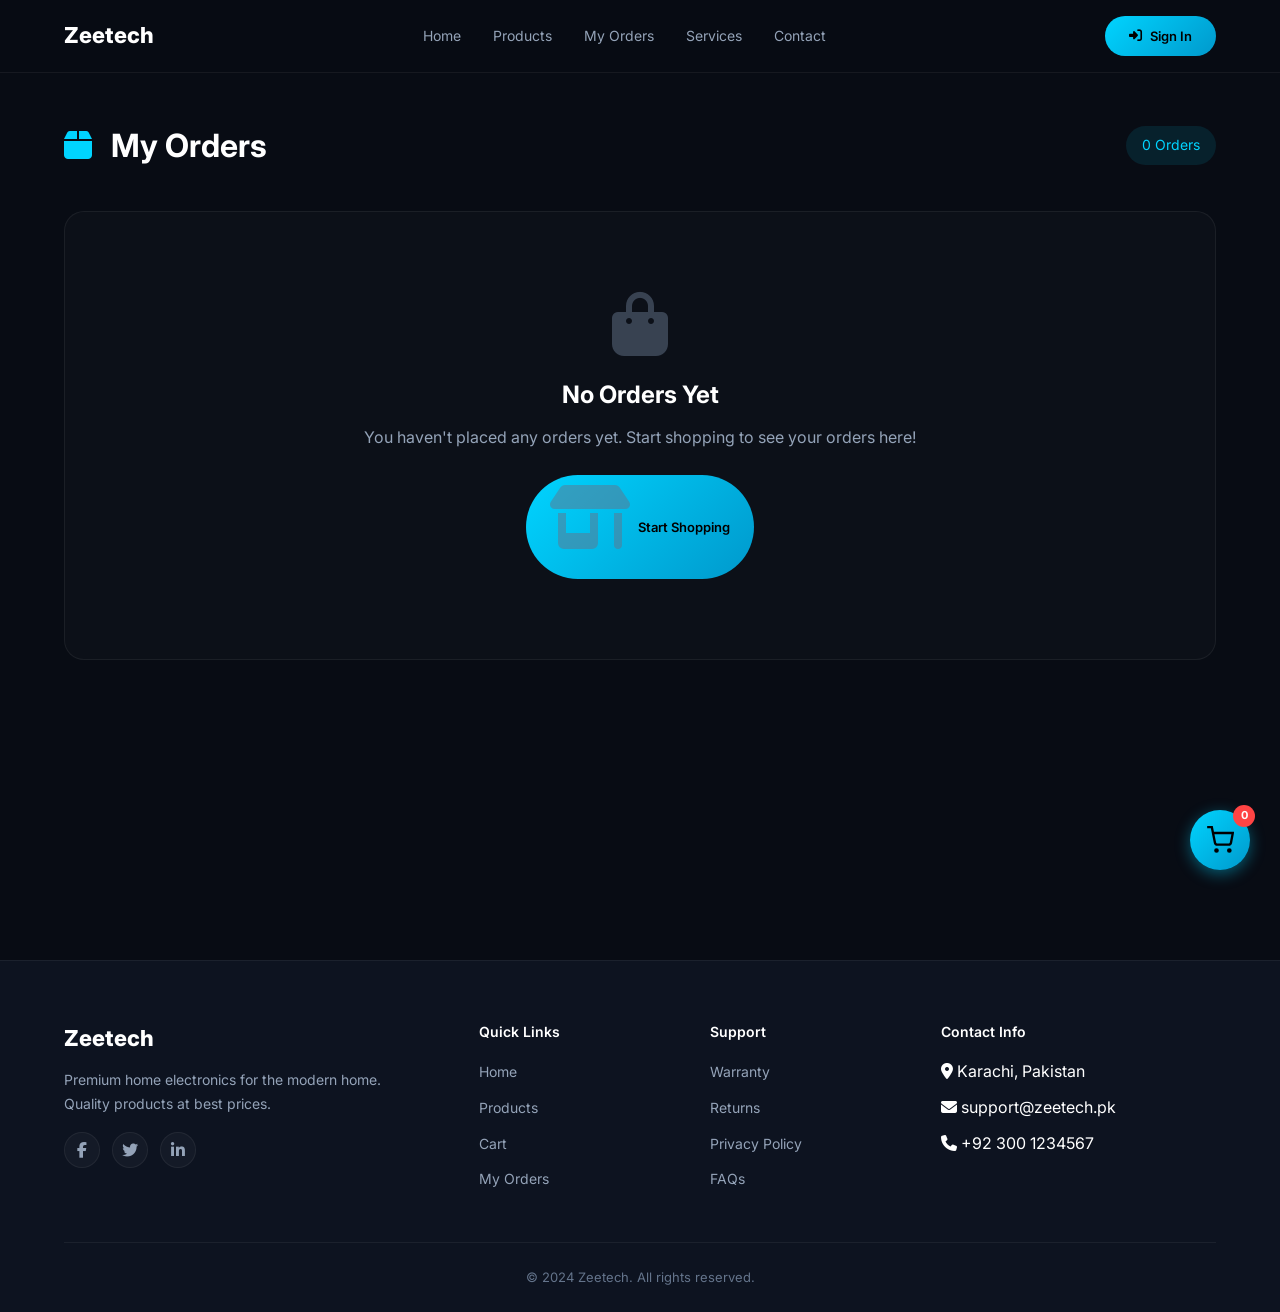
<file: orders.html>
<!DOCTYPE html>
<html lang="en">
<head>
  <meta charset="UTF-8">
  <meta name="viewport" content="width=device-width, initial-scale=1.0, user-scalable=yes">
  <title>My Orders - Zeetech</title>
  <link rel="preconnect" href="https://fonts.googleapis.com">
  <link href="https://fonts.googleapis.com/css2?family=Inter:wght@400;500;600;700;800&display=swap" rel="stylesheet">
  <link rel="stylesheet" href="https://cdnjs.cloudflare.com/ajax/libs/font-awesome/6.5.1/css/all.min.css">
  <style>
    * { margin: 0; padding: 0; box-sizing: border-box; }
    :root {
      --accent-cyan: #00d4ff;
      --text-primary: #ffffff;
      --text-secondary: #94a3b8;
      --text-muted: #64748b;
      --border-subtle: rgba(255,255,255,0.06);
      --border-medium: rgba(255,255,255,0.1);
      --success: #22c55e;
      --warning: #f59e0b;
      --radius-md: 12px;
      --radius-lg: 16px;
      --radius-xl: 20px;
      --radius-full: 9999px;
    }
    body { font-family: 'Inter', sans-serif; background: #080c14; color: var(--text-primary); line-height: 1.6; overflow-x: hidden; }
    .container { max-width: 1200px; margin: 0 auto; padding: 0 24px; }

    /* ===== NAVBAR ===== */
    .navbar { position: fixed; top: 0; left: 0; right: 0; background: rgba(8,12,20,0.95); backdrop-filter: blur(20px); border-bottom: 1px solid var(--border-subtle); z-index: 1000; }
    .navbar-inner { display: flex; align-items: center; justify-content: space-between; height: 72px; }
    .nav-logo { font-size: 22px; font-weight: 800; color: var(--text-primary); text-decoration: none; }
    .nav-links { display: flex; gap: 32px; list-style: none; }
    .nav-links a { font-size: 14px; color: var(--text-secondary); text-decoration: none; transition: color 0.2s; }
    .nav-links a:hover { color: var(--text-primary); }
    
    /* Mobile Menu Button */
    .menu-toggle { display: none; background: transparent; border: none; cursor: pointer; padding: 10px; z-index: 1001; }
    .menu-toggle span { display: block; width: 25px; height: 2px; background: var(--text-primary); margin: 5px 0; transition: 0.3s; }
    .menu-toggle.active span:nth-child(1) { transform: rotate(45deg) translate(5px, 5px); }
    .menu-toggle.active span:nth-child(2) { opacity: 0; }
    .menu-toggle.active span:nth-child(3) { transform: rotate(-45deg) translate(7px, -6px); }
    
    /* Mobile Navigation */
    .mobile-nav { position: fixed; top: 72px; left: -100%; width: 80%; max-width: 300px; height: calc(100vh - 72px); background: rgba(8,12,20,0.98); backdrop-filter: blur(20px); border-right: 1px solid var(--border-subtle); transition: left 0.3s ease; z-index: 999; padding: 30px 20px; }
    .mobile-nav.active { left: 0; }
    .mobile-nav ul { list-style: none; }
    .mobile-nav li { margin-bottom: 20px; }
    .mobile-nav a { color: var(--text-secondary); text-decoration: none; font-size: 16px; font-weight: 500; display: block; padding: 8px 0; transition: color 0.2s; }
    .mobile-nav a:hover { color: var(--accent-cyan); }
    .mobile-nav-overlay { position: fixed; top: 72px; left: 0; width: 100%; height: calc(100vh - 72px); background: rgba(0,0,0,0.5); z-index: 998; opacity: 0; visibility: hidden; transition: 0.3s; }
    .mobile-nav-overlay.active { opacity: 1; visibility: visible; }
    
    .nav-actions { display: flex; gap: 16px; align-items: center; }
    .btn { padding: 10px 24px; font-size: 13px; font-weight: 600; border-radius: var(--radius-full); text-decoration: none; cursor: pointer; transition: all 0.2s; border: none; display: inline-flex; align-items: center; gap: 8px; }
    .btn-primary { background: linear-gradient(135deg, #00d4ff, #0099cc); color: #000; }
    .btn-primary:hover { transform: translateY(-2px); box-shadow: 0 6px 20px rgba(0,212,255,0.4); }

    /* Floating Cart Button */
    .floating-cart {
      position: fixed;
      bottom: 30px;
      right: 30px;
      width: 60px;
      height: 60px;
      background: linear-gradient(135deg, #00d4ff, #0099cc);
      border-radius: 50%;
      display: flex;
      align-items: center;
      justify-content: center;
      z-index: 999;
      cursor: pointer;
      box-shadow: 0 4px 15px rgba(0,212,255,0.4);
      transition: all 0.3s;
      text-decoration: none;
    }
    .floating-cart:hover { transform: scale(1.1); box-shadow: 0 6px 25px rgba(0,212,255,0.6); }
    .floating-cart svg { width: 28px; height: 28px; color: #000; }
    .floating-cart .cart-badge {
      position: absolute;
      top: -5px;
      right: -5px;
      background: #ff4444;
      color: white;
      width: 22px;
      height: 22px;
      border-radius: 50%;
      display: flex;
      align-items: center;
      justify-content: center;
      font-size: 11px;
      font-weight: 700;
    }

    /* ===== ORDERS PAGE ===== */
    .orders-page { padding: 120px 0 80px; min-height: 100vh; }
    .orders-header { display: flex; justify-content: space-between; align-items: center; margin-bottom: 40px; flex-wrap: wrap; gap: 20px; }
    .orders-header h1 { font-size: 32px; font-weight: 700; }
    .orders-header h1 i { color: var(--accent-cyan); margin-right: 12px; }
    .orders-count { background: rgba(0,212,255,0.1); padding: 8px 16px; border-radius: 30px; font-size: 14px; color: var(--accent-cyan); }
    .no-orders { text-align: center; padding: 80px 20px; background: rgba(255,255,255,0.02); border-radius: var(--radius-xl); border: 1px solid var(--border-subtle); }
    .no-orders i { font-size: 64px; color: var(--text-muted); margin-bottom: 20px; opacity: 0.5; }
    .no-orders h3 { font-size: 24px; margin-bottom: 10px; }
    .no-orders p { color: var(--text-secondary); margin-bottom: 25px; }
    .order-card { background: rgba(255,255,255,0.03); border: 1px solid var(--border-subtle); border-radius: var(--radius-lg); margin-bottom: 24px; overflow: hidden; transition: all 0.3s; }
    .order-card:hover { background: rgba(255,255,255,0.05); border-color: var(--border-medium); }
    .order-header { display: flex; justify-content: space-between; align-items: center; padding: 20px 24px; background: rgba(0,212,255,0.05); border-bottom: 1px solid var(--border-subtle); flex-wrap: wrap; gap: 15px; }
    .order-id { font-weight: 700; font-size: 16px; }
    .order-id i { color: var(--accent-cyan); margin-right: 8px; }
    .order-date { font-size: 13px; color: var(--text-muted); }
    .order-date i { margin-right: 6px; }
    .order-status { display: inline-flex; align-items: center; gap: 6px; padding: 5px 12px; border-radius: 30px; font-size: 12px; font-weight: 600; }
    .status-delivered { background: rgba(34,197,94,0.15); color: #22c55e; }
    .status-processing { background: rgba(245,158,11,0.15); color: #f59e0b; }
    .status-shipped { background: rgba(0,212,255,0.15); color: #00d4ff; }
    .order-body { padding: 20px 24px; }
    .order-items { display: flex; flex-direction: column; gap: 12px; }
    .order-item { display: flex; justify-content: space-between; align-items: center; padding: 10px 0; border-bottom: 1px solid var(--border-subtle); flex-wrap: wrap; gap: 10px; }
    .order-item:last-child { border-bottom: none; }
    .order-item-info { display: flex; align-items: center; gap: 15px; flex-wrap: wrap; }
    .order-item-img { width: 50px; height: 50px; border-radius: 8px; overflow: hidden; background: #1a1f2e; }
    .order-item-img img { width: 100%; height: 100%; object-fit: cover; }
    .order-item-name { font-weight: 500; font-size: 14px; }
    .order-item-qty { font-size: 13px; color: var(--text-muted); }
    .order-item-price { font-weight: 600; color: var(--accent-cyan); }
    .order-footer { display: flex; justify-content: space-between; align-items: center; padding: 16px 24px; border-top: 1px solid var(--border-subtle); background: rgba(0,0,0,0.2); flex-wrap: wrap; gap: 15px; }
    .order-total { font-size: 18px; font-weight: 700; }
    .order-total span { color: var(--accent-cyan); }
    .btn-reorder { background: transparent; border: 1px solid var(--accent-cyan); color: var(--accent-cyan); padding: 8px 20px; border-radius: 30px; font-size: 13px; font-weight: 600; cursor: pointer; transition: all 0.2s; }
    .btn-reorder:hover { background: var(--accent-cyan); color: #000; }

    /* ===== PROFESSIONAL FOOTER ===== */
    .footer {
      background: #0d1320;
      border-top: 1px solid var(--border-subtle);
      padding: 60px 0 24px;
      margin-top: 60px;
    }
    .footer-grid {
      display: grid;
      grid-template-columns: 2fr 1fr 1fr 1.5fr;
      gap: 48px;
      margin-bottom: 40px;
    }
    .footer-brand p {
      color: var(--text-secondary);
      font-size: 14px;
      margin-top: 12px;
      line-height: 1.7;
    }
    .footer-social {
      display: flex;
      gap: 12px;
      margin-top: 16px;
    }
    .footer-social a {
      width: 36px;
      height: 36px;
      border-radius: 50%;
      background: rgba(255,255,255,0.03);
      border: 1px solid var(--border-subtle);
      display: flex;
      align-items: center;
      justify-content: center;
      color: var(--text-secondary);
      text-decoration: none;
      transition: all 0.2s;
    }
    .footer-social a:hover {
      background: var(--accent-cyan);
      color: #000;
      border-color: var(--accent-cyan);
    }
    .footer-column h4 {
      font-size: 14px;
      font-weight: 600;
      margin-bottom: 16px;
      color: var(--text-primary);
    }
    .footer-column ul {
      list-style: none;
    }
    .footer-column li {
      margin-bottom: 10px;
    }
    .footer-column a {
      color: var(--text-secondary);
      font-size: 14px;
      text-decoration: none;
      transition: color 0.2s;
    }
    .footer-column a:hover {
      color: var(--accent-cyan);
    }
    .footer-bottom {
      border-top: 1px solid var(--border-subtle);
      padding-top: 24px;
      text-align: center;
      color: var(--text-muted);
      font-size: 13px;
    }

    @media (max-width: 968px) {
      .nav-links { display: none; }
      .menu-toggle { display: block; }
      .footer-grid { grid-template-columns: 1fr 1fr; }
    }
    @media (max-width: 640px) {
      .orders-header { flex-direction: column; align-items: flex-start; }
      .order-header { flex-direction: column; align-items: flex-start; }
      .order-footer { flex-direction: column; align-items: flex-start; }
      .footer-grid { grid-template-columns: 1fr; text-align: center; }
      .footer-social { justify-content: center; }
      .floating-cart { width: 50px; height: 50px; bottom: 20px; right: 20px; }
      .floating-cart svg { width: 24px; height: 24px; }
    }
  </style>
</head>
<body>

  <!-- NAVBAR -->
  <nav class="navbar">
    <div class="container navbar-inner">
      <a href="index.html" class="nav-logo">Zeetech</a>
      <ul class="nav-links">
        <li><a href="index.html">Home</a></li>
        <li><a href="products.html">Products</a></li>
        <li><a href="orders.html" class="active">My Orders</a></li>
        <li><a href="index.html#services">Services</a></li>
        <li><a href="index.html#contact">Contact</a></li>
      </ul>
      <div class="nav-actions">
        <div style="display: flex; align-items: center; gap: 10px;">
          <span id="userNameDisplay" style="color: #00d4ff; font-weight: 500;"></span>
          <a href="login.html" class="btn btn-primary" id="authBtn"><i class="fas fa-sign-in-alt"></i> Sign In</a>
        </div>
      </div>
      <button class="menu-toggle" id="menuToggle">
        <span></span><span></span><span></span>
      </button>
    </div>
  </nav>

  <!-- Mobile Navigation Menu -->
  <div class="mobile-nav" id="mobileNav">
    <ul>
      <li><a href="index.html">Home</a></li>
      <li><a href="products.html">Products</a></li>
      <li><a href="orders.html">My Orders</a></li>
      <li><a href="index.html#about">About</a></li>
      <li><a href="index.html#contact">Contact</a></li>
    </ul>
  </div>
  <div class="mobile-nav-overlay" id="mobileNavOverlay"></div>

  <!-- Floating Cart Button -->
  <a href="cart.html" class="floating-cart" id="floatingCart">
    <svg width="28" height="28" viewBox="0 0 24 24" fill="none" stroke="currentColor" stroke-width="2">
      <circle cx="9" cy="21" r="1"/><circle cx="20" cy="21" r="1"/>
      <path d="M1 1h4l2.68 13.39a2 2 0 0 0 2 1.61h9.72a2 2 0 0 0 2-1.61L23 6H6"/>
    </svg>
    <span class="cart-badge" id="floatingCartBadge">0</span>
  </a>

  <!-- ORDERS PAGE -->
  <section class="orders-page">
    <div class="container">
      <div class="orders-header">
        <h1><i class="fas fa-box"></i> My Orders</h1>
        <div class="orders-count" id="ordersCount">0 Orders</div>
      </div>
      <div id="ordersContainer"></div>
    </div>
  </section>

  <!-- PROFESSIONAL FOOTER -->
  <footer class="footer" id="contact">
    <div class="container">
      <div class="footer-grid">
        <div class="footer-brand">
          <h3 class="nav-logo">Zeetech</h3>
          <p>Premium home electronics for the modern home. Quality products at best prices.</p>
          <div class="footer-social">
            <a href="#"><i class="fab fa-facebook-f"></i></a>
            <a href="#"><i class="fab fa-twitter"></i></a>
            <a href="#"><i class="fab fa-linkedin-in"></i></a>
          </div>
        </div>
        <div class="footer-column">
          <h4>Quick Links</h4>
          <ul>
            <li><a href="index.html">Home</a></li>
            <li><a href="products.html">Products</a></li>
            <li><a href="cart.html">Cart</a></li>
            <li><a href="orders.html">My Orders</a></li>
          </ul>
        </div>
        <div class="footer-column">
          <h4>Support</h4>
          <ul>
            <li><a href="#">Warranty</a></li>
            <li><a href="#">Returns</a></li>
            <li><a href="#">Privacy Policy</a></li>
            <li><a href="#">FAQs</a></li>
          </ul>
        </div>
        <div class="footer-column">
          <h4>Contact Info</h4>
          <ul>
            <li><i class="fas fa-map-marker-alt"></i> Karachi, Pakistan</li>
            <li><i class="fas fa-envelope"></i> support@zeetech.pk</li>
            <li><i class="fas fa-phone"></i> +92 300 1234567</li>
          </ul>
        </div>
      </div>
      <div class="footer-bottom">
        &copy; 2024 Zeetech. All rights reserved.
      </div>
    </div>
  </footer>

  <script>
    // ===== MOBILE MENU =====
    const menuToggle = document.getElementById('menuToggle');
    const mobileNav = document.getElementById('mobileNav');
    const mobileNavOverlay = document.getElementById('mobileNavOverlay');
    function toggleMobileMenu() { menuToggle.classList.toggle('active'); mobileNav.classList.toggle('active'); mobileNavOverlay.classList.toggle('active'); document.body.style.overflow = mobileNav.classList.contains('active') ? 'hidden' : ''; }
    function closeMobileMenu() { menuToggle.classList.remove('active'); mobileNav.classList.remove('active'); mobileNavOverlay.classList.remove('active'); document.body.style.overflow = ''; }
    menuToggle.addEventListener('click', toggleMobileMenu);
    mobileNavOverlay.addEventListener('click', closeMobileMenu);
    document.querySelectorAll('.mobile-nav a').forEach(link => { link.addEventListener('click', closeMobileMenu); });

    // ===== USER PROFILE =====
    function updateUserProfile() {
      const loggedInUser = JSON.parse(localStorage.getItem('zeetech_logged_in'));
      const userNameSpan = document.getElementById('userNameDisplay');
      const authBtn = document.getElementById('authBtn');
      if (loggedInUser && loggedInUser.isLoggedIn) {
        userNameSpan.innerHTML = `<i class="fas fa-user-circle"></i> ${loggedInUser.name}`;
        authBtn.innerHTML = '<i class="fas fa-sign-out-alt"></i> Logout';
        authBtn.onclick = function(e) { e.preventDefault(); localStorage.removeItem('zeetech_logged_in'); showToast('Logged out successfully!'); setTimeout(() => window.location.reload(), 1500); };
      } else {
        userNameSpan.innerHTML = '';
        authBtn.innerHTML = '<i class="fas fa-sign-in-alt"></i> Sign In';
        authBtn.href = 'login.html';
      }
    }
    updateUserProfile();

    // ===== CART =====
    function updateCartBadge() {
      const cart = JSON.parse(localStorage.getItem('zeetech_cart')) || [];
      const total = cart.reduce((sum, item) => sum + item.qty, 0);
      const floatingBadge = document.getElementById('floatingCartBadge');
      if(floatingBadge) floatingBadge.textContent = total;
    }
    updateCartBadge();

    function showToast(message) {
      const toast = document.createElement('div');
      toast.textContent = message;
      toast.style.cssText = `position:fixed; bottom:24px; right:24px; background:linear-gradient(135deg,#00d4ff,#0099cc); color:#000; padding:12px 20px; border-radius:12px; font-weight:600; font-size:14px; z-index:10000; animation:slideIn 0.3s ease;`;
      document.body.appendChild(toast);
      setTimeout(() => toast.remove(), 2500);
    }

    function loadOrders() {
      const orders = JSON.parse(localStorage.getItem('zeetech_orders')) || [];
      const container = document.getElementById('ordersContainer');
      const ordersCountSpan = document.getElementById('ordersCount');
      
      ordersCountSpan.textContent = `${orders.length} Order${orders.length !== 1 ? 's' : ''}`;
      
      if (orders.length === 0) {
        container.innerHTML = `<div class="no-orders"><i class="fas fa-shopping-bag"></i><h3>No Orders Yet</h3><p>You haven't placed any orders yet. Start shopping to see your orders here!</p><a href="index.html#products" class="btn btn-primary"><i class="fas fa-shop"></i> Start Shopping</a></div>`;
        return;
      }
      
      orders.sort((a, b) => new Date(b.date) - new Date(a.date));
      
      container.innerHTML = orders.map(order => `
        <div class="order-card">
          <div class="order-header">
            <div><div class="order-id"><i class="fas fa-hashtag"></i> ${order.orderId}</div><div class="order-date"><i class="far fa-calendar-alt"></i> ${order.date}</div></div>
            <div class="order-status ${order.status === 'Delivered' ? 'status-delivered' : (order.status === 'Processing' ? 'status-processing' : 'status-shipped')}">
              <i class="fas ${order.status === 'Delivered' ? 'fa-check-circle' : (order.status === 'Processing' ? 'fa-spinner fa-pulse' : 'fa-truck')}"></i> ${order.status}
            </div>
          </div>
          <div class="order-body"><div class="order-items">${order.items.map(item => `<div class="order-item"><div class="order-item-info"><div class="order-item-img"><img src="${item.image || 'https://images.unsplash.com/photo-1571175443880-49e1d58b2c63?w=100&h=100&fit=crop'}"></div><div><div class="order-item-name">${item.name}</div><div class="order-item-qty">Quantity: ${item.qty}</div></div></div><div class="order-item-price">Rs. ${(item.price * item.qty).toLocaleString()}</div></div>`).join('')}</div></div>
          <div class="order-footer"><div class="order-total">Total: <span>Rs. ${order.total.toLocaleString()}</span></div><button class="btn-reorder" onclick="reorder('${order.orderId}')"><i class="fas fa-redo-alt"></i> Reorder</button></div>
        </div>
      `).join('');
    }

    function reorder(orderId) {
      const orders = JSON.parse(localStorage.getItem('zeetech_orders')) || [];
      const order = orders.find(o => o.orderId === orderId);
      if (order) {
        let cart = JSON.parse(localStorage.getItem('zeetech_cart')) || [];
        order.items.forEach(item => {
          const existing = cart.find(c => c.id === item.id);
          existing ? existing.qty += item.qty : cart.push({ ...item });
        });
        localStorage.setItem('zeetech_cart', JSON.stringify(cart));
        updateCartBadge();
        showToast('Items added to cart!');
        setTimeout(() => window.location.href = 'cart.html', 1000);
      }
    }

    const s = document.createElement('style');
    s.textContent = '@keyframes slideIn{from{transform:translateX(100px);opacity:0}to{transform:translateX(0);opacity:1}}';
    document.head.appendChild(s);

    loadOrders();
  </script>
</body>
</html>
</file>
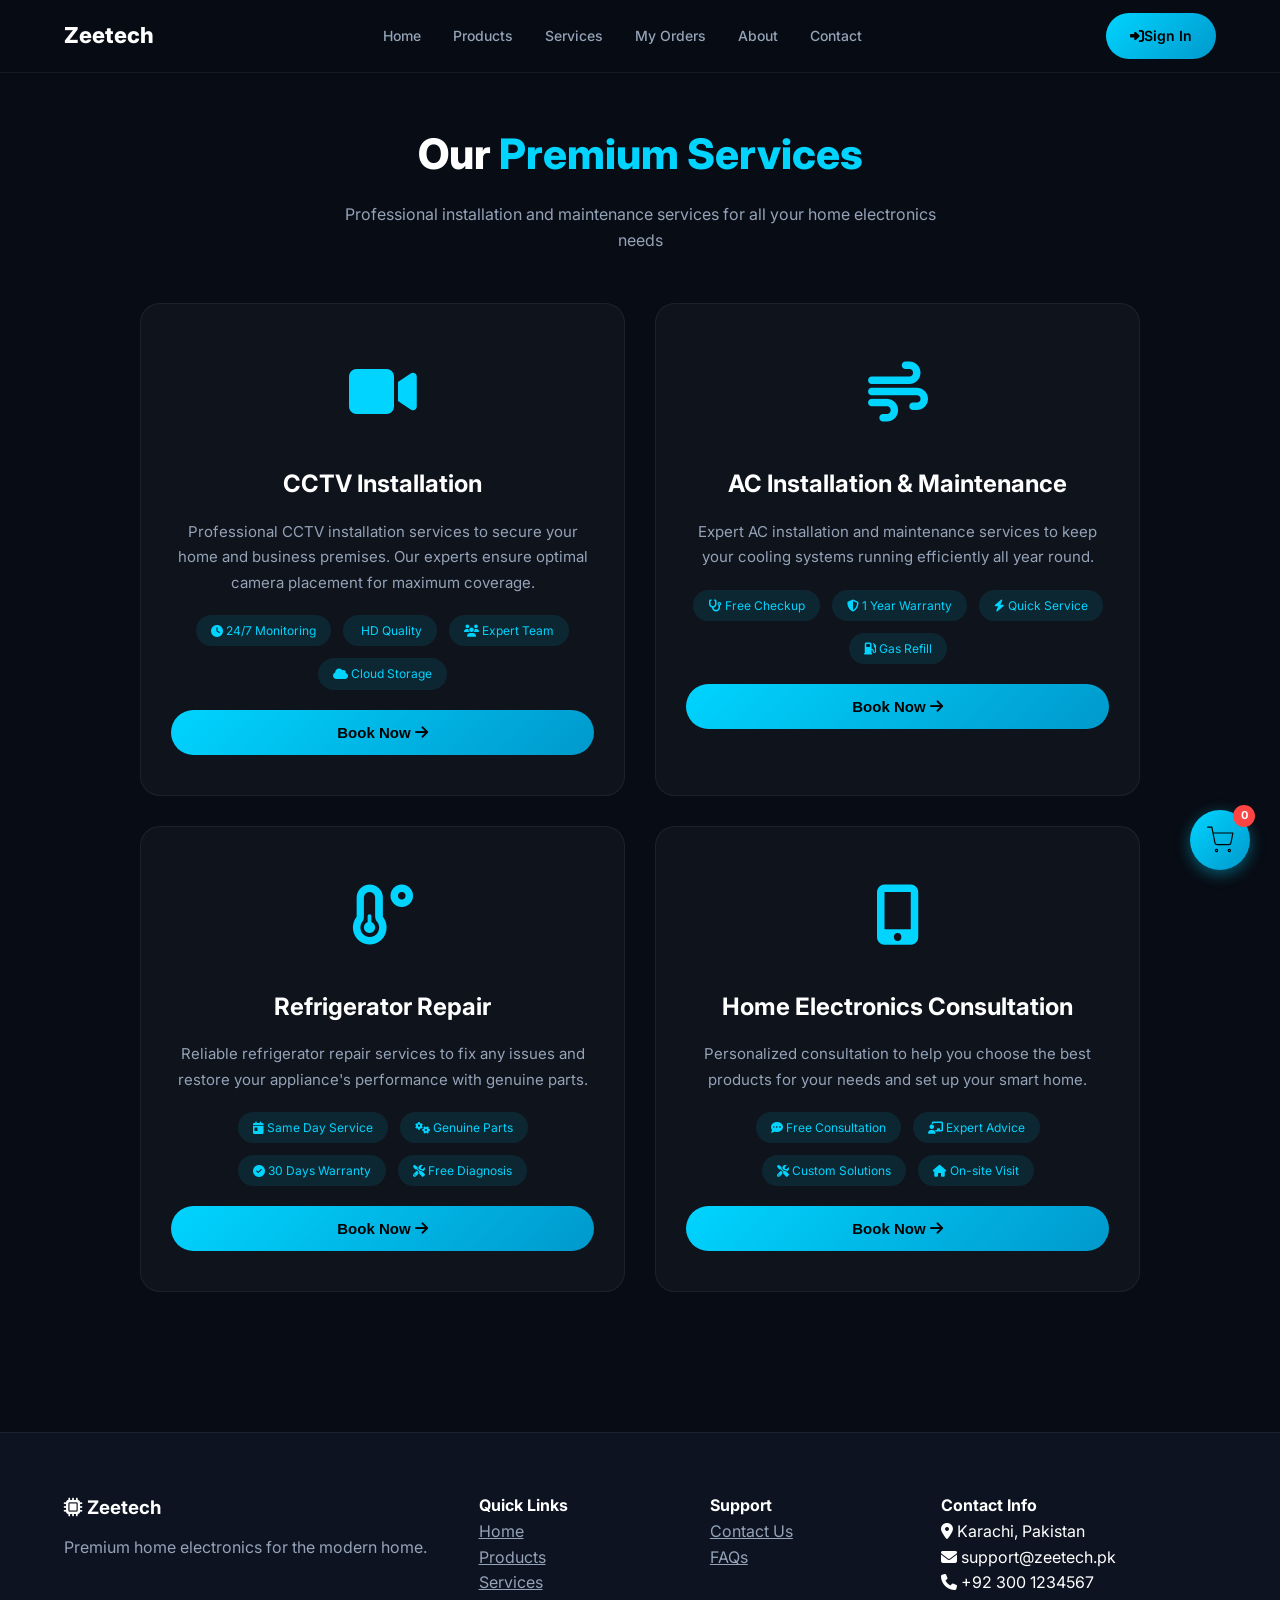
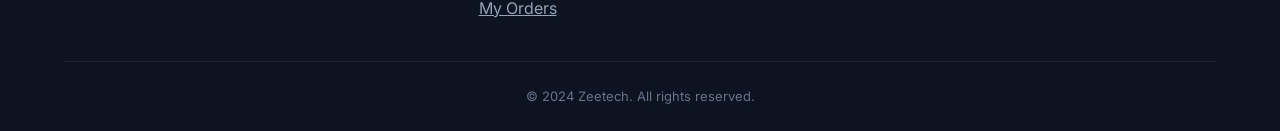
<file: services.html>
<!DOCTYPE html>
<html lang="en">
<head>
  <meta charset="UTF-8">
  <meta name="viewport" content="width=device-width, initial-scale=1.0, user-scalable=yes">
  <title>Our Services - Zeetech</title>
  <link rel="preconnect" href="https://fonts.googleapis.com">
  <link href="https://fonts.googleapis.com/css2?family=Inter:wght@400;500;600;700;800&display=swap" rel="stylesheet">
  <link rel="stylesheet" href="https://cdnjs.cloudflare.com/ajax/libs/font-awesome/6.5.1/css/all.min.css">
  <style>
    * { margin: 0; padding: 0; box-sizing: border-box; }
    :root {
      --accent-cyan: #00d4ff;
      --text-primary: #ffffff;
      --text-secondary: #94a3b8;
      --text-muted: #64748b;
      --border-subtle: rgba(255,255,255,0.06);
      --border-medium: rgba(255,255,255,0.1);
      --radius-md: 12px;
      --radius-lg: 16px;
      --radius-xl: 20px;
      --radius-full: 9999px;
    }
    body { font-family: 'Inter', sans-serif; background: #080c14; color: var(--text-primary); line-height: 1.6; overflow-x: hidden; }
    .container { max-width: 1200px; margin: 0 auto; padding: 0 24px; }

    /* ===== NAVBAR (Same as index.html) ===== */
    .navbar { position: fixed; top: 0; left: 0; right: 0; background: rgba(8,12,20,0.95); backdrop-filter: blur(20px); border-bottom: 1px solid var(--border-subtle); z-index: 1000; }
    .navbar-inner { display: flex; align-items: center; justify-content: space-between; height: 72px; }
    .nav-logo { font-size: 22px; font-weight: 800; color: var(--text-primary); text-decoration: none; }
    .nav-links { display: flex; gap: 32px; list-style: none; }
    .nav-links a { font-size: 14px; font-weight: 500; color: var(--text-secondary); text-decoration: none; transition: color 0.2s; }
    .nav-links a:hover { color: var(--text-primary); }
    .menu-toggle { display: none; background: transparent; border: none; cursor: pointer; padding: 10px; z-index: 1001; }
    .menu-toggle span { display: block; width: 25px; height: 2px; background: var(--text-primary); margin: 5px 0; transition: 0.3s; }
    .menu-toggle.active span:nth-child(1) { transform: rotate(45deg) translate(5px,5px); }
    .menu-toggle.active span:nth-child(2) { opacity: 0; }
    .menu-toggle.active span:nth-child(3) { transform: rotate(-45deg) translate(7px,-6px); }
    .mobile-nav { position: fixed; top: 72px; left: -100%; width: 80%; max-width: 300px; height: calc(100vh - 72px); background: rgba(8,12,20,0.98); backdrop-filter: blur(20px); border-right: 1px solid var(--border-subtle); transition: left 0.3s ease; z-index: 999; padding: 30px 20px; display: flex; flex-direction: column; }
    .mobile-nav.active { left: 0; }
    .mobile-nav ul { list-style: none; flex: 1; }
    .mobile-nav li { margin-bottom: 20px; }
    .mobile-nav a { color: var(--text-secondary); text-decoration: none; font-size: 16px; font-weight: 500; display: block; padding: 8px 0; }
    .mobile-nav a:hover { color: var(--accent-cyan); }
    .mobile-user-info { padding: 20px 0; margin-bottom: 20px; border-bottom: 1px solid var(--border-subtle); text-align: center; }
    .mobile-user-avatar { width: 60px; height: 60px; background: linear-gradient(135deg, #00d4ff, #0099cc); border-radius: 50%; display: flex; align-items: center; justify-content: center; margin: 0 auto 10px; }
    .mobile-user-avatar i { font-size: 30px; color: #000; }
    .mobile-user-name { font-size: 16px; font-weight: 600; }
    .mobile-user-email { font-size: 12px; color: var(--text-muted); margin-top: 4px; }
    .mobile-logout-btn { background: rgba(239,68,68,0.1); border: 1px solid var(--danger); color: var(--danger); padding: 12px 20px; border-radius: 30px; font-size: 14px; font-weight: 600; cursor: pointer; width: 100%; text-align: center; margin-top: 20px; }
    .mobile-login-btn { background: linear-gradient(135deg, #00d4ff, #0099cc); color: #000; padding: 12px 20px; border-radius: 30px; font-size: 14px; font-weight: 600; width: 100%; text-align: center; display: block; text-decoration: none; }
    .mobile-nav-overlay { position: fixed; top: 72px; left: 0; width: 100%; height: calc(100vh - 72px); background: rgba(0,0,0,0.5); z-index: 998; opacity: 0; visibility: hidden; transition: 0.3s; }
    .mobile-nav-overlay.active { opacity: 1; visibility: visible; }
    .desktop-user-actions { display: flex; align-items: center; gap: 16px; }
    .btn { display: inline-flex; align-items: center; justify-content: center; padding: 12px 24px; font-size: 14px; font-weight: 600; border-radius: var(--radius-full); text-decoration: none; cursor: pointer; transition: all 0.2s; border: none; }
    .btn-primary { background: linear-gradient(135deg, #00d4ff, #0099cc); color: #000; }
    .floating-cart { position: fixed; bottom: 30px; right: 30px; width: 60px; height: 60px; background: linear-gradient(135deg, #00d4ff, #0099cc); border-radius: 50%; display: flex; align-items: center; justify-content: center; z-index: 999; cursor: pointer; box-shadow: 0 4px 15px rgba(0,212,255,0.4); transition: all 0.3s; text-decoration: none; }
    .floating-cart:hover { transform: scale(1.1); }
    .floating-cart svg { width: 28px; height: 28px; color: #000; }
    .floating-cart .cart-badge { position: absolute; top: -5px; right: -5px; background: #ff4444; color: white; width: 22px; height: 22px; border-radius: 50%; display: flex; align-items: center; justify-content: center; font-size: 11px; font-weight: 700; }

    /* Services Page Specific */
    .services-page { padding: 120px 0 80px; min-height: 100vh; }
    .page-header { text-align: center; margin-bottom: 50px; }
    .page-header h1 { font-size: 42px; font-weight: 800; margin-bottom: 15px; }
    .page-header h1 span { color: var(--accent-cyan); }
    .page-header p { color: var(--text-secondary); font-size: 16px; max-width: 600px; margin: 0 auto; }
    .services-full-list { display: grid; grid-template-columns: repeat(2, 1fr); gap: 30px; max-width: 1000px; margin: 0 auto; }
    .service-full-card { background: rgba(255,255,255,0.03); border: 1px solid var(--border-subtle); border-radius: var(--radius-xl); padding: 40px 30px; transition: all 0.4s ease; text-align: center; }
    .service-full-card:hover { transform: translateY(-8px); border-color: var(--accent-cyan); box-shadow: 0 20px 40px rgba(0,212,255,0.15); }
    .service-full-icon { font-size: 60px; margin-bottom: 25px; color: var(--accent-cyan); }
    .service-full-card h3 { font-size: 24px; font-weight: 700; margin-bottom: 15px; }
    .service-full-card p { color: var(--text-secondary); font-size: 15px; line-height: 1.7; margin-bottom: 20px; }
    .service-full-features { display: flex; flex-wrap: wrap; gap: 12px; justify-content: center; margin: 20px 0; }
    .service-full-features span { background: rgba(0,212,255,0.1); color: var(--accent-cyan); padding: 6px 15px; border-radius: 30px; font-size: 12px; }
    .service-full-btn { background: linear-gradient(135deg, #00d4ff, #0099cc); color: #000; border: none; padding: 14px 30px; border-radius: 50px; font-size: 15px; font-weight: 600; cursor: pointer; transition: all 0.3s; width: 100%; }
    .service-full-btn:hover { transform: translateY(-2px); box-shadow: 0 8px 25px rgba(0,212,255,0.3); }

    .footer { background: #0d1320; border-top: 1px solid var(--border-subtle); padding: 60px 0 24px; margin-top: 60px; }
    .footer-grid { display: grid; grid-template-columns: 2fr 1fr 1fr 1.5fr; gap: 48px; margin-bottom: 40px; }
    .footer-bottom { text-align: center; color: var(--text-muted); font-size: 13px; padding-top: 24px; border-top: 1px solid var(--border-subtle); }

    @media (max-width: 768px) {
      .nav-links { display: none; }
      .menu-toggle { display: block; }
      .desktop-user-actions { display: none !important; }
      .services-full-list { grid-template-columns: 1fr; }
      .page-header h1 { font-size: 32px; }
      .footer-grid { grid-template-columns: 1fr; text-align: center; }
      .floating-cart { width: 50px; height: 50px; bottom: 20px; right: 20px; }
      .floating-cart svg { width: 24px; height: 24px; }
    }
    @media (max-width: 480px) {
      .service-full-card { padding: 30px 20px; }
      .service-full-icon { font-size: 48px; }
      .service-full-card h3 { font-size: 20px; }
    }
  </style>
</head>
<body>

  <!-- NAVBAR -->
  <nav class="navbar">
    <div class="container navbar-inner">
      <a href="index.html" class="nav-logo">Zeetech</a>
      <ul class="nav-links">
        <li><a href="index.html">Home</a></li>
        <li><a href="products.html">Products</a></li>
        <li><a href="services.html" class="active">Services</a></li>
        <li><a href="orders.html">My Orders</a></li>
        <li><a href="index.html#about">About</a></li>
        <li><a href="index.html#contact">Contact</a></li>
      </ul>
      <div class="desktop-user-actions">
        <span id="userNameDisplay" style="color: #00d4ff; font-weight: 500;"></span>
        <a href="login.html" class="btn btn-primary" id="authBtn"><i class="fas fa-sign-in-alt"></i> Sign In</a>
      </div>
      <button class="menu-toggle" id="menuToggle">
        <span></span><span></span><span></span>
      </button>
    </div>
  </nav>

  <!-- Mobile Navigation -->
  <div class="mobile-nav" id="mobileNav">
    <div id="mobileUserSection"></div>
    <ul>
      <li><a href="index.html">Home</a></li>
      <li><a href="products.html">Products</a></li>
      <li><a href="services.html">Services</a></li>
      <li><a href="orders.html">My Orders</a></li>
      <li><a href="index.html#about">About</a></li>
      <li><a href="index.html#contact">Contact</a></li>
    </ul>
  </div>
  <div class="mobile-nav-overlay" id="mobileNavOverlay"></div>

  <!-- Floating Cart -->
  <a href="cart.html" class="floating-cart" id="floatingCart">
    <svg width="28" height="28" viewBox="0 0 24 24" fill="none" stroke="currentColor">
      <circle cx="9" cy="21" r="1"/><circle cx="20" cy="21" r="1"/>
      <path d="M1 1h4l2.68 13.39a2 2 0 0 0 2 1.61h9.72a2 2 0 0 0 2-1.61L23 6H6"/>
    </svg>
    <span class="cart-badge" id="floatingCartBadge">0</span>
  </a>

  <!-- SERVICES PAGE -->
  <section class="services-page">
    <div class="container">
      <div class="page-header">
        <h1>Our <span>Premium Services</span></h1>
        <p>Professional installation and maintenance services for all your home electronics needs</p>
      </div>
      <div class="services-full-list">
        <div class="service-full-card">
          <div class="service-full-icon"><i class="fas fa-video"></i></div>
          <h3>CCTV Installation</h3>
          <p>Professional CCTV installation services to secure your home and business premises. Our experts ensure optimal camera placement for maximum coverage.</p>
          <div class="service-full-features">
            <span><i class="fas fa-clock"></i> 24/7 Monitoring</span>
            <span><i class="fas fa-hd"></i> HD Quality</span>
            <span><i class="fas fa-users"></i> Expert Team</span>
            <span><i class="fas fa-cloud"></i> Cloud Storage</span>
          </div>
          <button class="service-full-btn" onclick="showToast('CCTV Installation booking initiated!')">Book Now <i class="fas fa-arrow-right"></i></button>
        </div>
        <div class="service-full-card">
          <div class="service-full-icon"><i class="fas fa-wind"></i></div>
          <h3>AC Installation & Maintenance</h3>
          <p>Expert AC installation and maintenance services to keep your cooling systems running efficiently all year round.</p>
          <div class="service-full-features">
            <span><i class="fas fa-stethoscope"></i> Free Checkup</span>
            <span><i class="fas fa-shield-alt"></i> 1 Year Warranty</span>
            <span><i class="fas fa-bolt"></i> Quick Service</span>
            <span><i class="fas fa-gas-pump"></i> Gas Refill</span>
          </div>
          <button class="service-full-btn" onclick="showToast('AC Service booking initiated!')">Book Now <i class="fas fa-arrow-right"></i></button>
        </div>
        <div class="service-full-card">
          <div class="service-full-icon"><i class="fas fa-temperature-low"></i></div>
          <h3>Refrigerator Repair</h3>
          <p>Reliable refrigerator repair services to fix any issues and restore your appliance's performance with genuine parts.</p>
          <div class="service-full-features">
            <span><i class="fas fa-calendar-day"></i> Same Day Service</span>
            <span><i class="fas fa-cogs"></i> Genuine Parts</span>
            <span><i class="fas fa-check-circle"></i> 30 Days Warranty</span>
            <span><i class="fas fa-tools"></i> Free Diagnosis</span>
          </div>
          <button class="service-full-btn" onclick="showToast('Refrigerator repair booking initiated!')">Book Now <i class="fas fa-arrow-right"></i></button>
        </div>
        <div class="service-full-card">
          <div class="service-full-icon"><i class="fas fa-mobile-alt"></i></div>
          <h3>Home Electronics Consultation</h3>
          <p>Personalized consultation to help you choose the best products for your needs and set up your smart home.</p>
          <div class="service-full-features">
            <span><i class="fas fa-comment-dots"></i> Free Consultation</span>
            <span><i class="fas fa-chalkboard-teacher"></i> Expert Advice</span>
            <span><i class="fas fa-tools"></i> Custom Solutions</span>
            <span><i class="fas fa-home"></i> On-site Visit</span>
          </div>
          <button class="service-full-btn" onclick="showToast('Consultation booking initiated!')">Book Now <i class="fas fa-arrow-right"></i></button>
        </div>
      </div>
    </div>
  </section>

  <!-- FOOTER -->
  <footer class="footer">
    <div class="container">
      <div class="footer-grid">
        <div><h3><i class="fas fa-microchip"></i> Zeetech</h3><p style="color:var(--text-secondary); margin-top:12px;">Premium home electronics for the modern home.</p></div>
        <div><h4>Quick Links</h4><ul style="list-style:none;"><li><a href="index.html" style="color:var(--text-secondary);">Home</a></li><li><a href="products.html" style="color:var(--text-secondary);">Products</a></li><li><a href="services.html" style="color:var(--text-secondary);">Services</a></li><li><a href="orders.html" style="color:var(--text-secondary);">My Orders</a></li></ul></div>
        <div><h4>Support</h4><ul style="list-style:none;"><li><a href="#" style="color:var(--text-secondary);">Contact Us</a></li><li><a href="#" style="color:var(--text-secondary);">FAQs</a></li></ul></div>
        <div><h4>Contact Info</h4><ul style="list-style:none;"><li><i class="fas fa-map-marker-alt"></i> Karachi, Pakistan</li><li><i class="fas fa-envelope"></i> support@zeetech.pk</li><li><i class="fas fa-phone"></i> +92 300 1234567</li></ul></div>
      </div>
      <div class="footer-bottom">&copy; 2024 Zeetech. All rights reserved.</div>
    </div>
  </footer>

  <script>
    // Mobile Menu
    const menuToggle = document.getElementById('menuToggle');
    const mobileNav = document.getElementById('mobileNav');
    const mobileNavOverlay = document.getElementById('mobileNavOverlay');
    function toggleMobileMenu() { menuToggle.classList.toggle('active'); mobileNav.classList.toggle('active'); mobileNavOverlay.classList.toggle('active'); document.body.style.overflow = mobileNav.classList.contains('active') ? 'hidden' : ''; }
    function closeMobileMenu() { menuToggle.classList.remove('active'); mobileNav.classList.remove('active'); mobileNavOverlay.classList.remove('active'); document.body.style.overflow = ''; }
    menuToggle.addEventListener('click', toggleMobileMenu);
    mobileNavOverlay.addEventListener('click', closeMobileMenu);
    document.querySelectorAll('.mobile-nav a').forEach(link => { link.addEventListener('click', closeMobileMenu); });

    // User Profile
    function updateMobileUserSection() {
      const loggedInUser = JSON.parse(localStorage.getItem('zeetech_logged_in'));
      const mobileUserSection = document.getElementById('mobileUserSection');
      if (loggedInUser && loggedInUser.isLoggedIn) {
        mobileUserSection.innerHTML = `<div class="mobile-user-info"><div class="mobile-user-avatar"><i class="fas fa-user-circle"></i></div><div class="mobile-user-name">${loggedInUser.name}</div><div class="mobile-user-email">${loggedInUser.email}</div><button class="mobile-logout-btn" id="mobileLogoutBtn"><i class="fas fa-sign-out-alt"></i> Logout</button></div>`;
        document.getElementById('mobileLogoutBtn')?.addEventListener('click', function(e) { e.preventDefault(); localStorage.removeItem('zeetech_logged_in'); showToast('Logged out successfully!'); closeMobileMenu(); setTimeout(() => window.location.reload(), 1000); });
      } else {
        mobileUserSection.innerHTML = `<div class="mobile-user-info"><div class="mobile-user-avatar"><i class="fas fa-user-circle"></i></div><div class="mobile-user-name">Guest User</div><div class="mobile-user-email">Please sign in to continue</div><a href="login.html" class="mobile-login-btn"><i class="fas fa-sign-in-alt"></i> Sign In</a></div>`;
      }
    }
    function updateDesktopUserProfile() {
      const loggedInUser = JSON.parse(localStorage.getItem('zeetech_logged_in'));
      const userNameSpan = document.getElementById('userNameDisplay');
      const authBtn = document.getElementById('authBtn');
      if (loggedInUser && loggedInUser.isLoggedIn) {
        userNameSpan.innerHTML = `<i class="fas fa-user-circle"></i> ${loggedInUser.name}`;
        authBtn.innerHTML = '<i class="fas fa-sign-out-alt"></i> Logout';
        authBtn.removeAttribute('href');
        authBtn.onclick = function(e) { e.preventDefault(); localStorage.removeItem('zeetech_logged_in'); showToast('Logged out successfully!'); setTimeout(() => window.location.reload(), 1000); };
      } else {
        userNameSpan.innerHTML = '';
        authBtn.innerHTML = '<i class="fas fa-sign-in-alt"></i> Sign In';
        authBtn.href = 'login.html';
      }
    }
    function updateCartBadge() { const cart = JSON.parse(localStorage.getItem('zeetech_cart')) || []; const total = cart.reduce((s,i)=>s+i.qty,0); const fb = document.getElementById('floatingCartBadge'); if(fb) fb.textContent = total; }
    function showToast(msg) { const t=document.createElement('div'); t.textContent=msg; t.style.cssText=`position:fixed; bottom:24px; right:24px; background:linear-gradient(135deg,#00d4ff,#0099cc); color:#000; padding:14px 24px; border-radius:12px; font-weight:600; z-index:10000; animation:slideIn 0.3s ease;`; document.body.appendChild(t); setTimeout(()=>t.remove(),2500); }
    const s = document.createElement('style'); s.textContent='@keyframes slideIn{from{transform:translateX(100px);opacity:0}to{transform:translateX(0);opacity:1}}'; document.head.appendChild(s);
    updateDesktopUserProfile(); updateMobileUserSection(); updateCartBadge();
  </script>
</body>
</html>
</file>
